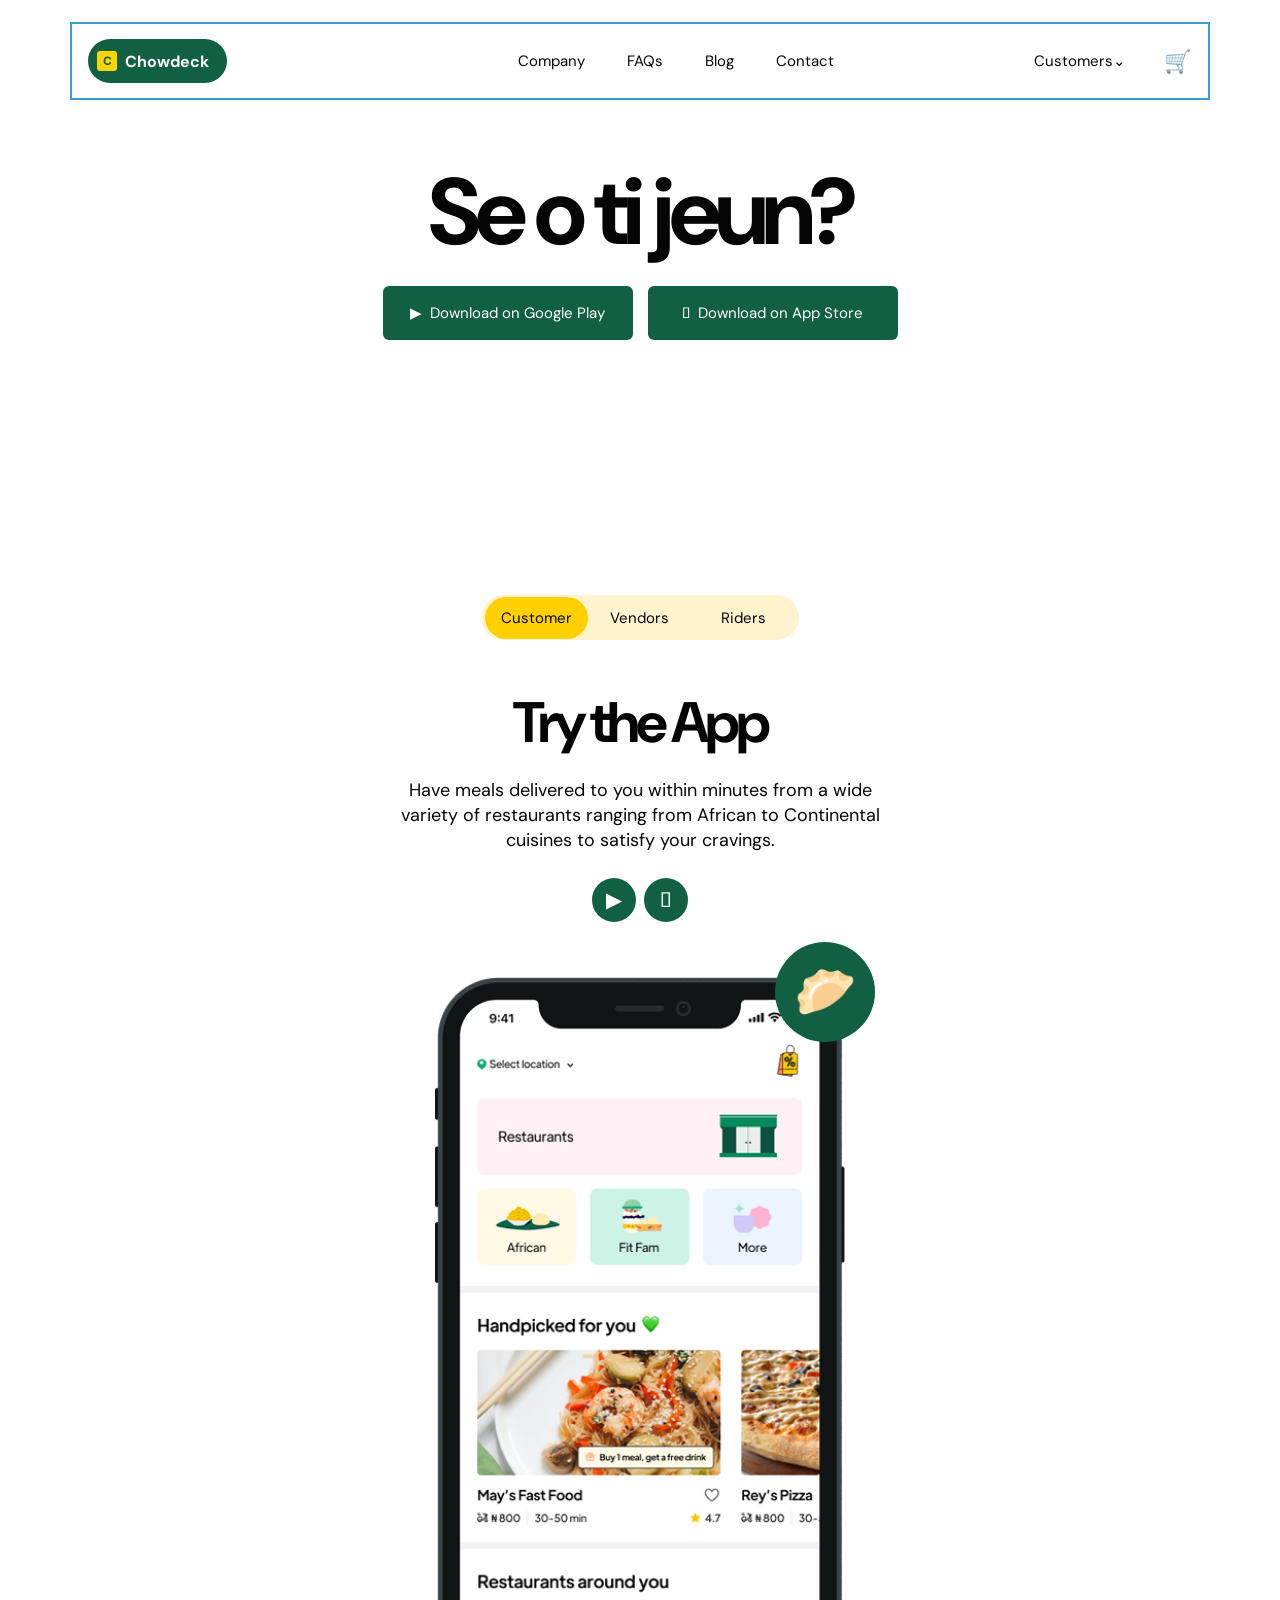
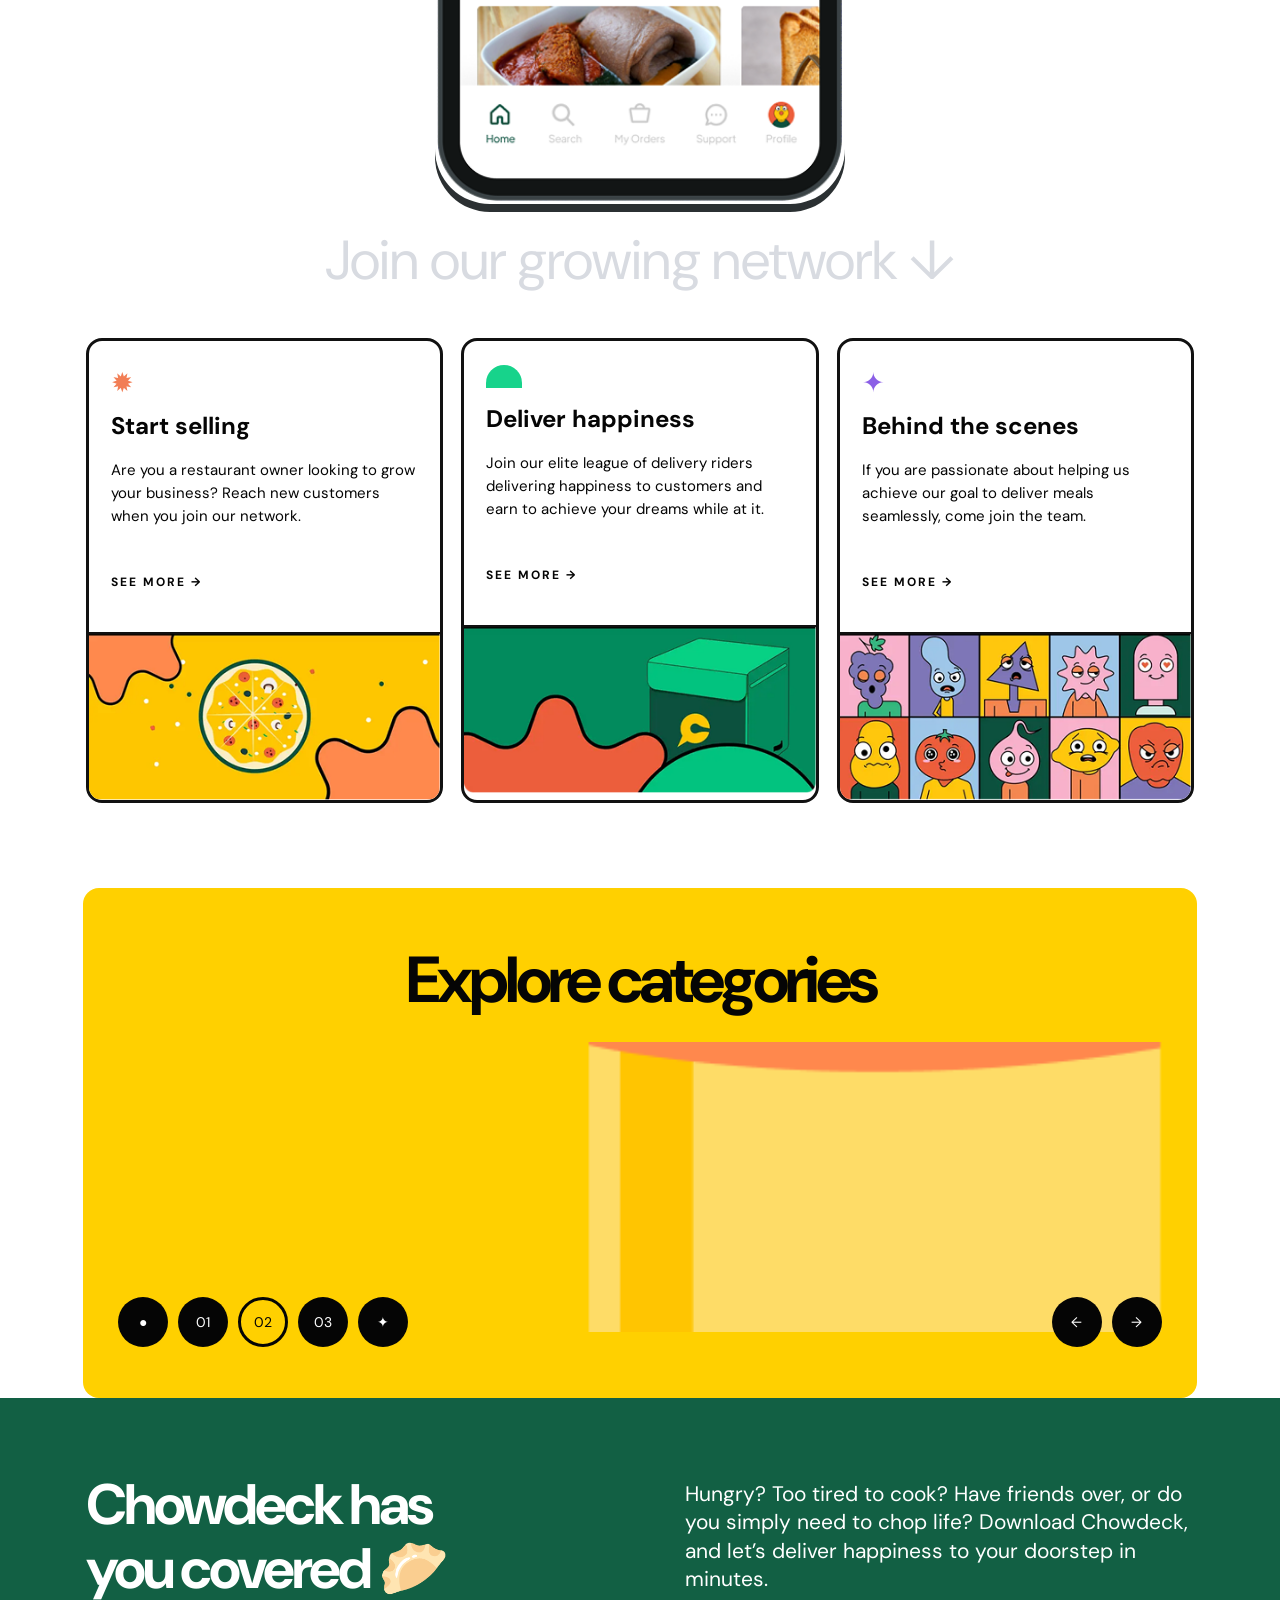
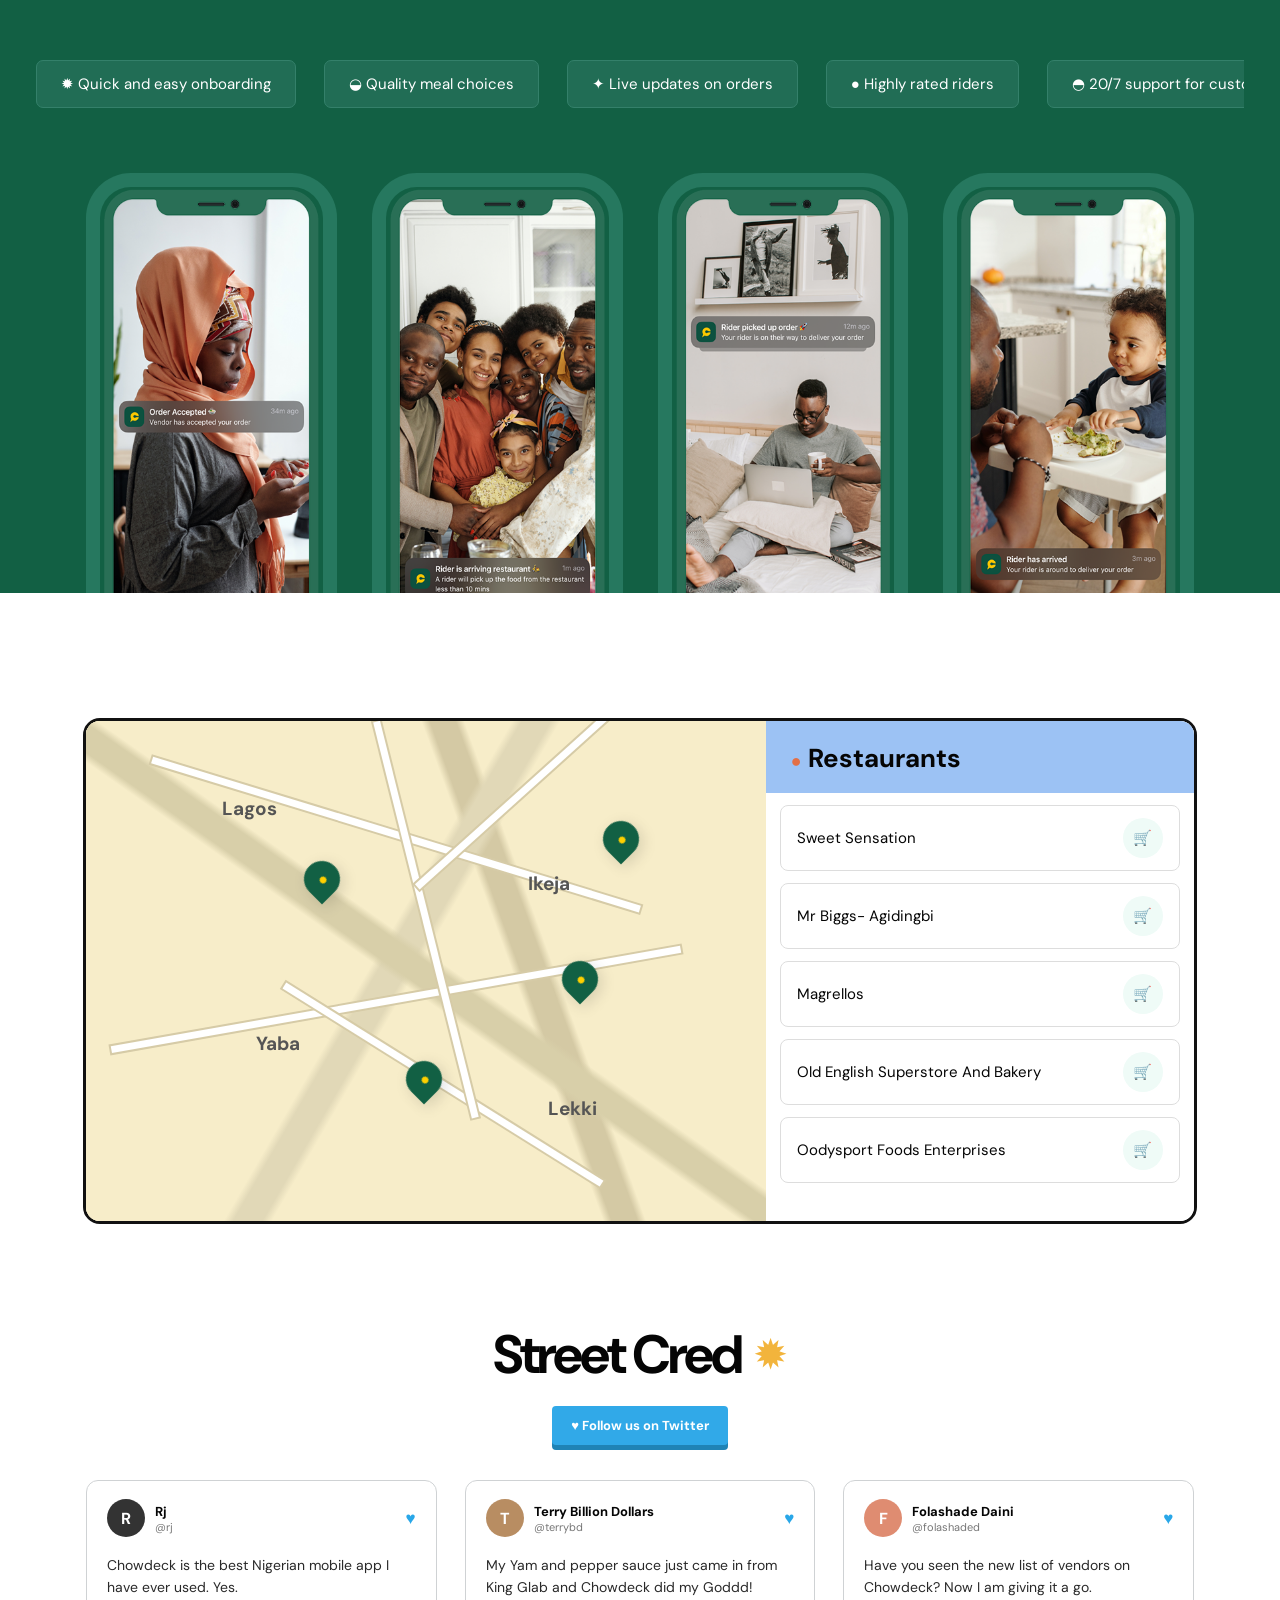
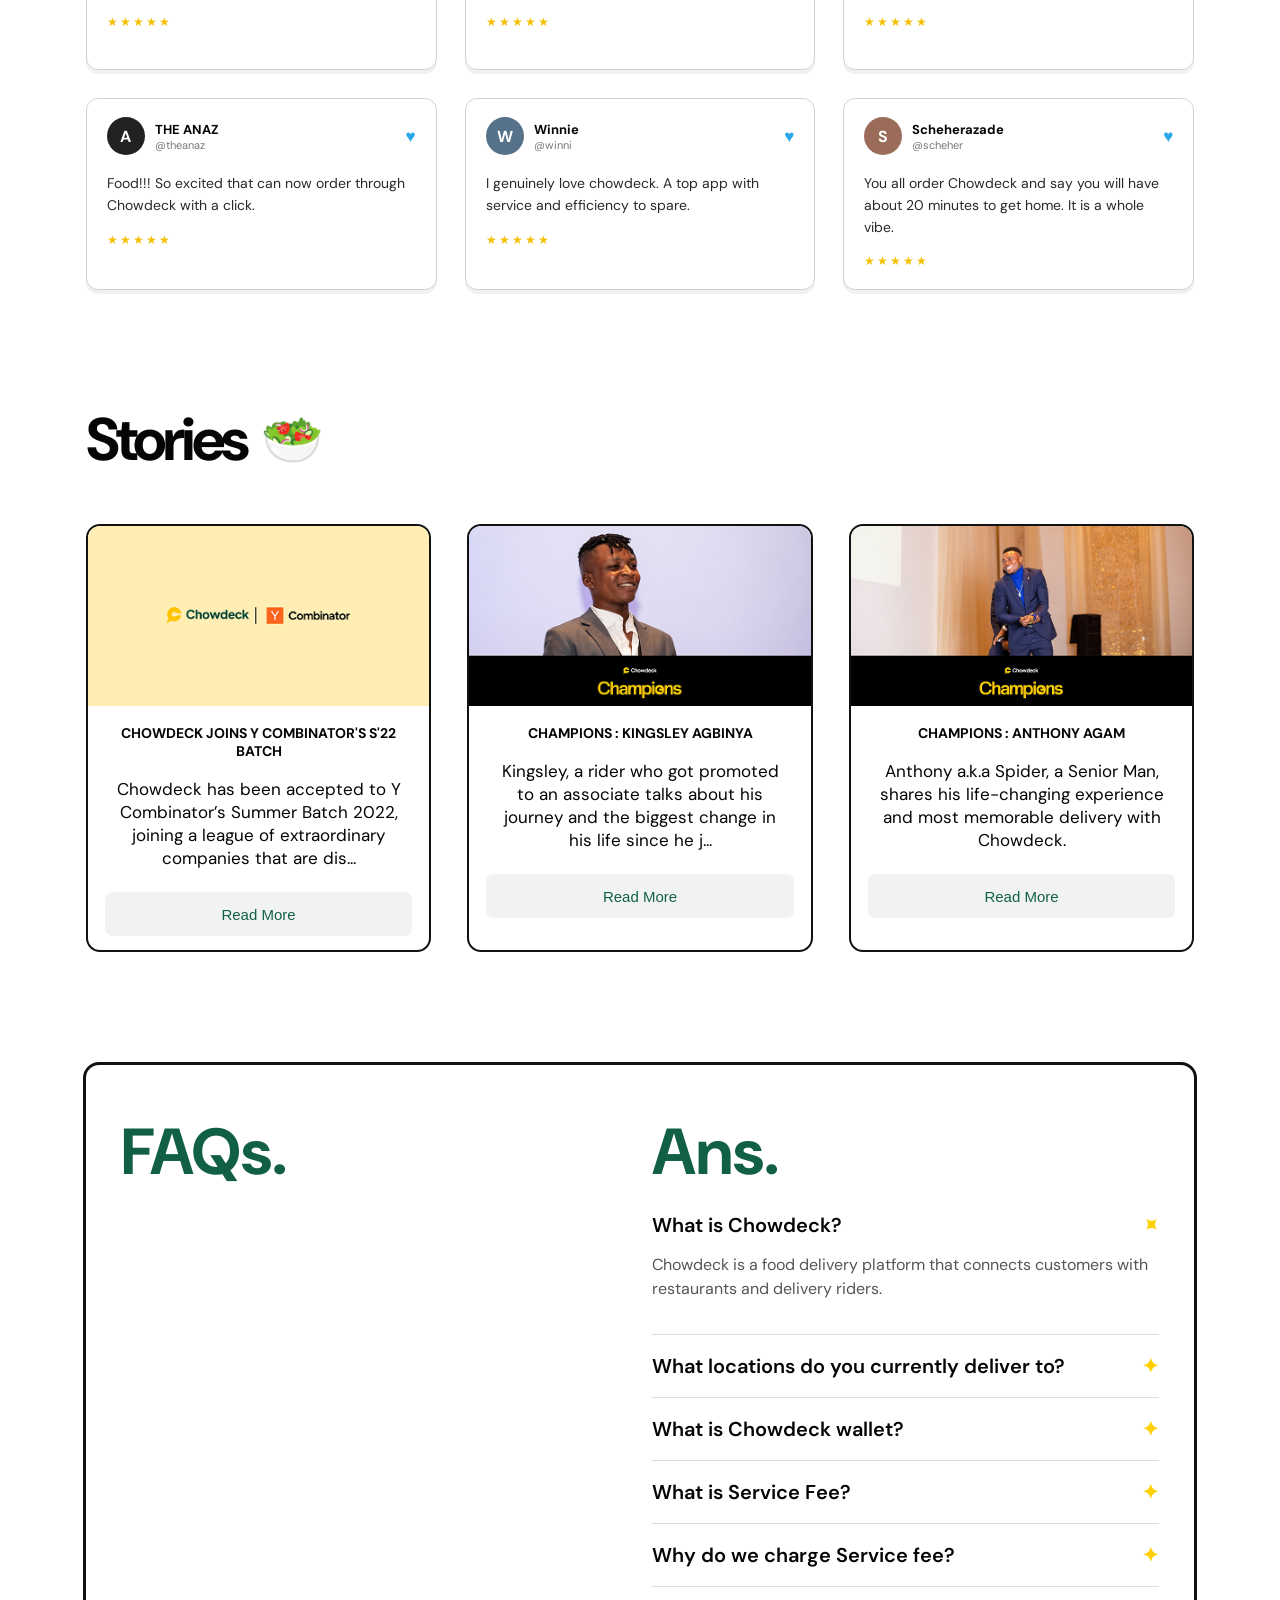
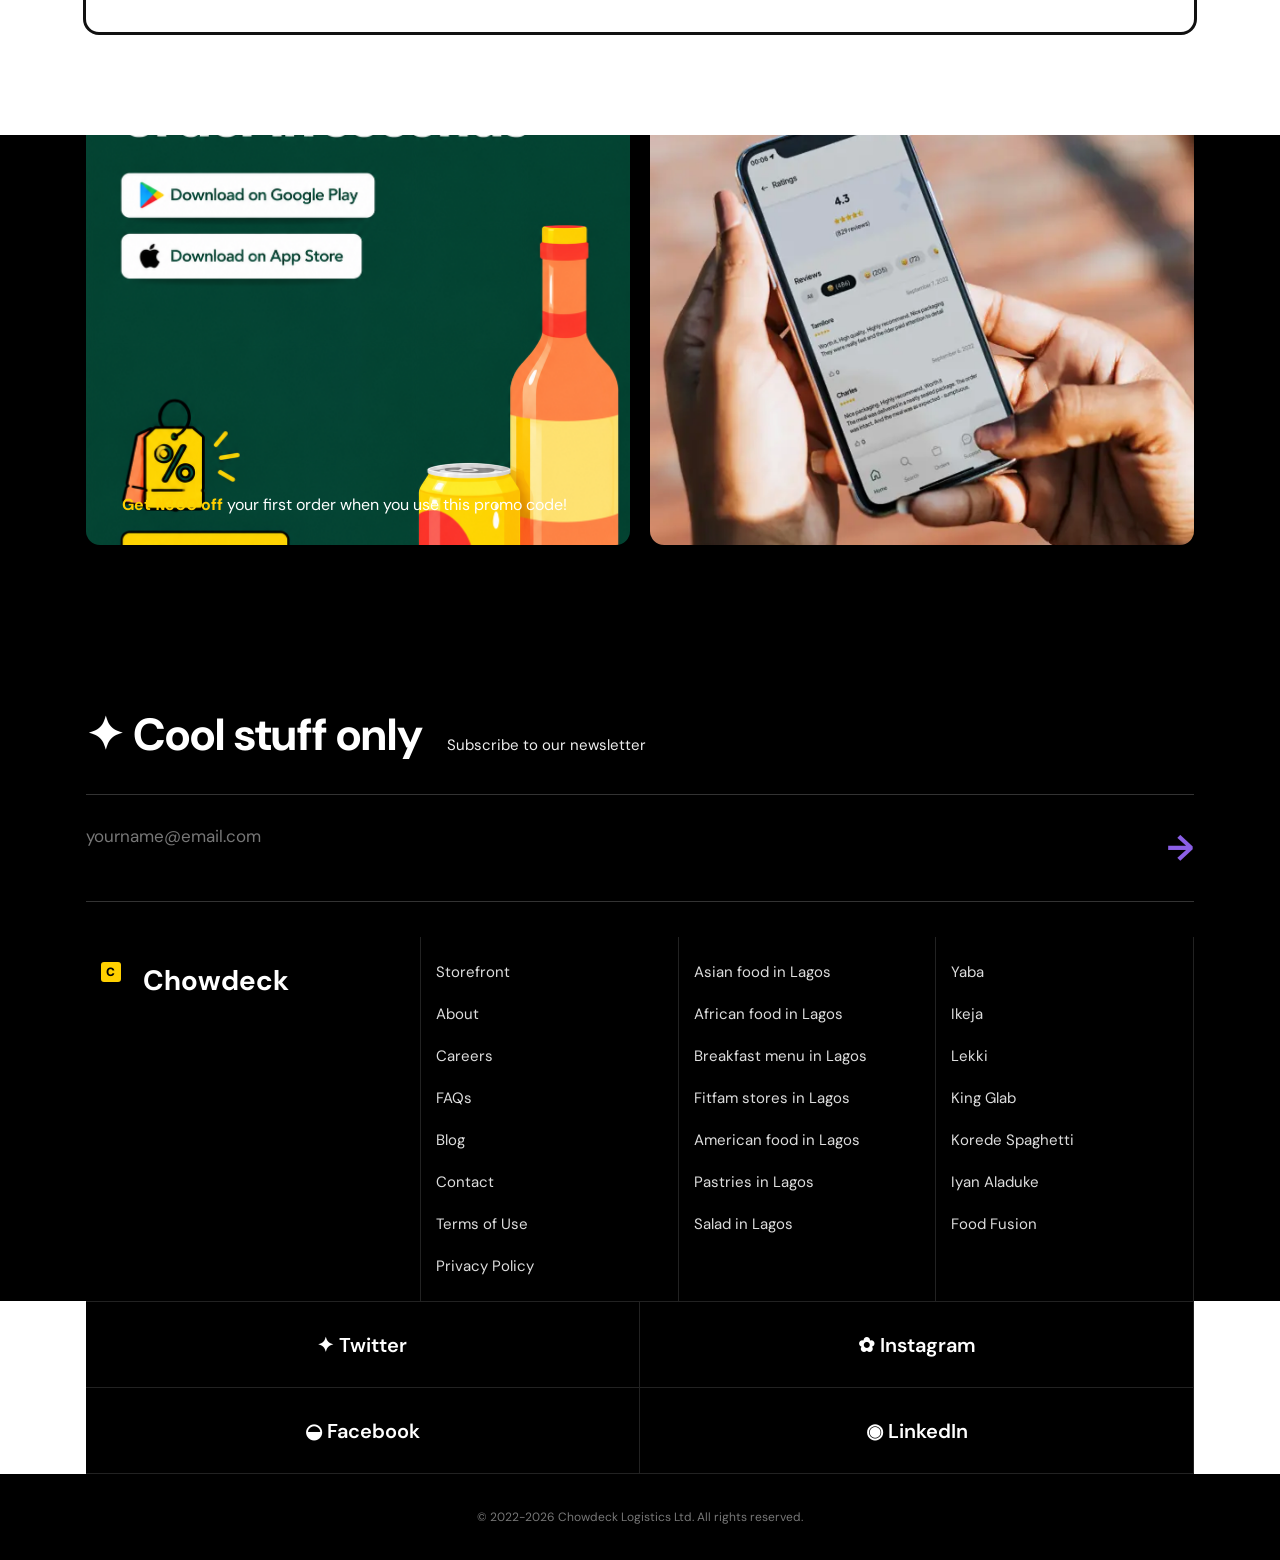
<file: index.html>
<!DOCTYPE html>
<html lang="en">
<head>
    <meta charset="UTF-8">
    <meta name="viewport" content="width=device-width, initial-scale=1.0">
    <title>Chowdeck</title>
    <link rel="stylesheet" href="style.css">
    <link rel="icon" href="title.png">
</head>
<body>

<header class="header">
    <a class="brand" href="#">
        <span class="brand-mark">C</span>
        <span>Chowdeck</span>
    </a>

    <nav class="nav">
        <a href="#company">Company</a>
        <a href="#faq">FAQs</a>
        <a href="#stories">Blog</a>
        <a href="#contact">Contact</a>
    </nav>

    <div class="header-actions">
        <a href="#customers">Customers⌄</a>
        <a href="#download" class="cart">🛒</a>
    </div>

    <input id="menu" type="checkbox">

    <label class="burger" for="menu">
        <i></i>
        <i></i>
        <i></i>
    </label>

    <div class="mobile-menu">
        <a href="#company">Company</a>
        <a href="#faq">FAQs</a>
        <a href="#stories">Blog</a>
        <a href="#contact">Contact</a>
        <a href="#customers">Customers</a>
        <a href="#download">🛒 Cart</a>
    </div>
</header>

<main>

<section class="hero" id="company">
    <h1>Se o ti jeun?</h1>

    <div class="download-row">
        <a href="#download">▶&nbsp; Download on Google Play</a>
        <a href="#download">&nbsp; Download on App Store</a>
    </div>
</section>

<section class="try-app" id="download">

    <div class="audience">
        <span>Customer</span>
        <b>Vendors</b>
        <b>Riders</b>
    </div>

    <h2>Try the App</h2>

    <p>
        Have meals delivered to you within minutes from a wide
        <br class="desktop">
        variety of restaurants ranging from African to Continental
        <br class="desktop">
        cuisines to satisfy your cravings.
    </p>

    <div class="mini-stores">
        <a href="#">▶</a>
        <a href="#"></a>
    </div>

    <div class="phone-wrap">
        <img src="chowdeck-app.png.png" alt="Chowdeck app">
    </div>

</section>

<section class="network-intro" id="customers">

    <h2>Join our growing network ↓</h2>

    <div class="join-grid">

        <article>
            <div class="shape coral">✹</div>
            <h3>Start selling</h3>
            <p>
                Are you a restaurant owner looking to grow your business?
                Reach new customers when you join our network.
            </p>
            <a href="#">SEE MORE →</a>
            <img src="image (23).png" alt="">
        </article>

        <article>
            <div class="shape green"></div>
            <h3>Deliver happiness</h3>
            <p>
                Join our elite league of delivery riders delivering happiness
                to customers and earn to achieve your dreams while at it.
            </p>
            <a href="#">SEE MORE →</a>
            <img src="image (24).png" alt="">
        </article>

        <article>
            <div class="shape purple">✦</div>
            <h3>Behind the scenes</h3>
            <p>
                If you are passionate about helping us achieve our goal to
                deliver meals seamlessly, come join the team.
            </p>
            <a href="#">SEE MORE →</a>
            <img src="image (25).png" alt="">
        </article>

    </div>
</section>

<section class="categories">

    <h2>Explore categories</h2>

    <div class="category-art"></div>

    <div class="category-controls">
        <span>●</span>
        <span>01</span>
        <span>02</span>
        <span>03</span>
        <span>✦</span>
        <div></div>
        <span>←</span>
        <span>→</span>
    </div>

</section>

<section class="covered">

    <div class="covered-head">

        <h2>
            Chowdeck has<br>
            you covered <span>🥟</span>
        </h2>

        <p>
            Hungry? Too tired to cook? Have friends over, or do you simply
            need to chop life? Download Chowdeck, and let’s deliver happiness
            to your doorstep in minutes.
        </p>

    </div>

    <div class="feature-row">
        <span>✹ Quick and easy onboarding</span>
        <span>◒ Quality meal choices</span>
        <span>✦ Live updates on orders</span>
        <span>● Highly rated riders</span>
        <span>◓ 20/7 support for customers</span>
    </div>

    <div class="covered-phones">
        <img src="accept-order.png.png" alt="">
        <img src="pickup.png.png" alt="">
        <img src="order-transit.png.png" alt="">
        <img src="order-arrived.png.png" alt="">
    </div>

</section>

<section class="locations">

    <div class="map">
        <div class="map-background">
            <span class="map-road road-1"></span>
            <span class="map-road road-2"></span>
            <span class="map-road road-3"></span>
            <span class="map-road road-4"></span>
            <span class="map-road road-5"></span>

            <span class="map-place place-1">Lagos</span>
            <span class="map-place place-2">Ikeja</span>
            <span class="map-place place-3">Yaba</span>
            <span class="map-place place-4">Lekki</span>

            <span class="map-pin pin-1">●</span>
            <span class="map-pin pin-2">●</span>
            <span class="map-pin pin-3">●</span>
            <span class="map-pin pin-4">●</span>
        </div>
    </div>

    <div class="restaurant-list">

        <h3>
            <span>●</span>
            Restaurants
        </h3>

        <a href="#">
            Sweet Sensation
            <b>🛒</b>
        </a>

        <a href="#">
            Mr Biggs- Agidingbi
            <b>🛒</b>
        </a>

        <a href="#">
            Magrellos
            <b>🛒</b>
        </a>

        <a href="#">
            Old English Superstore And Bakery
            <b>🛒</b>
        </a>

        <a href="#">
            Oodysport Foods Enterprises
            <b>🛒</b>
        </a>

    </div>

</section>

<section class="street-cred">

    <div class="street-head">

        <div class="street-title">
            <h2>Street Cred</h2>
            <span>✹</span>
        </div>

        <a class="twitter-btn" href="#">
            ♥ Follow us on Twitter
        </a>

    </div>

    <div class="cred-grid">

        <article class="cred-card">
            <div class="cred-user">
                <span class="avatar a1">R</span>

                <div>
                    <b>Rj</b>
                    <small>@rj</small>
                </div>

                <span class="tweet">♥</span>
            </div>

            <p>
                Chowdeck is the best Nigerian mobile app I have ever used. Yes.
            </p>

            <div class="stars">★★★★★</div>
        </article>

        <article class="cred-card">
            <div class="cred-user">
                <span class="avatar a2">T</span>

                <div>
                    <b>Terry Billion Dollars</b>
                    <small>@terrybd</small>
                </div>

                <span class="tweet">♥</span>
            </div>

            <p>
                My Yam and pepper sauce just came in from King Glab and Chowdeck did my Goddd!
            </p>

            <div class="stars">★★★★★</div>
        </article>

        <article class="cred-card">
            <div class="cred-user">
                <span class="avatar a3">F</span>

                <div>
                    <b>Folashade Daini</b>
                    <small>@folashaded</small>
                </div>

                <span class="tweet">♥</span>
            </div>

            <p>
                Have you seen the new list of vendors on Chowdeck? Now I am giving it a go.
            </p>

            <div class="stars">★★★★★</div>
        </article>

        <article class="cred-card">
            <div class="cred-user">
                <span class="avatar a4">A</span>

                <div>
                    <b>THE ANAZ</b>
                    <small>@theanaz</small>
                </div>

                <span class="tweet">♥</span>
            </div>

            <p>
                Food!!! So excited that can now order through Chowdeck with a click.
            </p>

            <div class="stars">★★★★★</div>
        </article>

        <article class="cred-card">
            <div class="cred-user">
                <span class="avatar a5">W</span>

                <div>
                    <b>Winnie</b>
                    <small>@winni</small>
                </div>

                <span class="tweet">♥</span>
            </div>

            <p>
                I genuinely love chowdeck. A top app with service and efficiency to spare.
            </p>

            <div class="stars">★★★★★</div>
        </article>

        <article class="cred-card">
            <div class="cred-user">
                <span class="avatar a6">S</span>

                <div>
                    <b>Scheherazade</b>
                    <small>@scheher</small>
                </div>

                <span class="tweet">♥</span>
            </div>

            <p>
                You all order Chowdeck and say you will have about 20 minutes to get home. It is a whole vibe.
            </p>

            <div class="stars">★★★★★</div>
        </article>

    </div>

</section>

<section class="stories" id="stories">

    <div class="stories-title">
        <h2>Stories</h2>
        <span>🥗</span>
    </div>

    <div class="stories-grid">

        <article>
            <img src="yc_blog_thimbnail_f821b729f1.png.png" alt="">
            <h4>CHOWDECK JOINS Y COMBINATOR'S S'22 BATCH</h4>
            <p>
                Chowdeck has been accepted to Y Combinator’s Summer Batch 2022,
                joining a league of extraordinary companies that are dis...
            </p>
            <button>Read More</button>
        </article>

        <article>
            <img src="Web_Kingsley_6701e45a41.png.png" alt="">
            <h4>CHAMPIONS : KINGSLEY AGBINYA</h4>
            <p>
                Kingsley, a rider who got promoted to an associate talks about
                his journey and the biggest change in his life since he j...
            </p>
            <button>Read More</button>
        </article>

        <article>
            <img src="Web_Agam_7215075ed3.png.png" alt="">
            <h4>CHAMPIONS : ANTHONY AGAM</h4>
            <p>
                Anthony a.k.a Spider, a Senior Man, shares his life-changing
                experience and most memorable delivery with Chowdeck.
            </p>
            <button>Read More</button>
        </article>

    </div>

</section>

<section class="faq" id="faq">

    <div class="faq-left">
        <h2>FAQs.</h2>
    </div>

    <div class="faq-right">

        <h2>Ans.</h2>

        <details open>
            <summary>What is Chowdeck?</summary>
            <p>
                Chowdeck is a food delivery platform that connects customers
                with restaurants and delivery riders.
            </p>
        </details>

        <details>
            <summary>What locations do you currently deliver to?</summary>
            <p>
                Delivery availability depends on the active Chowdeck service areas.
            </p>
        </details>

        <details>
            <summary>What is Chowdeck wallet?</summary>
            <p>
                The wallet makes checkout faster and easier inside the app.
            </p>
        </details>

        <details>
            <summary>What is Service Fee?</summary>
            <p>
                Service fees help support the platform and delivery experience.
            </p>
        </details>

        <details>
            <summary>Why do we charge Service fee?</summary>
            <p>
                The fee contributes to the smooth running of the service.
            </p>
        </details>

    </div>

</section>

<section class="promo">

    <div class="promo-card">
        <img src="ChatGPT Image Sep 8, 2026, 02_46_53 PM.png" alt="">

        <div>
            <b>Get ₦300 off</b>
            your first order when you use this promo code!
        </div>
    </div>

    <img class="rating-img" src="image (26).png" alt="">

</section>

</main>

<footer id="contact">

    <div class="newsletter">

        <h2>✦ Cool stuff only</h2>

        <span>Subscribe to our newsletter</span>

        <div class="email">
            <span>yourname@email.com</span>
            <b>→</b>
        </div>

    </div>

    <div class="footer-grid">

        <div class="footer-brand">
            <span class="brand-mark">C</span>
            Chowdeck
        </div>

        <div>
            <a href="#">Storefront</a>
            <a href="#">About</a>
            <a href="#">Careers</a>
            <a href="#">FAQs</a>
            <a href="#">Blog</a>
            <a href="#">Contact</a>
            <a href="#">Terms of Use</a>
            <a href="#">Privacy Policy</a>
        </div>

        <div>
            <a href="#">Asian food in Lagos</a>
            <a href="#">African food in Lagos</a>
            <a href="#">Breakfast menu in Lagos</a>
            <a href="#">Fitfam stores in Lagos</a>
            <a href="#">American food in Lagos</a>
            <a href="#">Pastries in Lagos</a>
            <a href="#">Salad in Lagos</a>
        </div>

        <div>
            <a href="#">Yaba</a>
            <a href="#">Ikeja</a>
            <a href="#">Lekki</a>
            <a href="#">King Glab</a>
            <a href="#">Korede Spaghetti</a>
            <a href="#">Iyan Aladuke</a>
            <a href="#">Food Fusion</a>
        </div>

    </div>

    <div class="socials">
        <a href="#">✦ Twitter</a>
        <a href="#">✿ Instagram</a>
        <a href="#">◒ Facebook</a>
        <a href="#">◉ LinkedIn</a>
    </div>

    <div class="copyright">
        © 2022-2026 Chowdeck Logistics Ltd. All rights reserved.
    </div>

</footer>

</body>
</html>
</file>
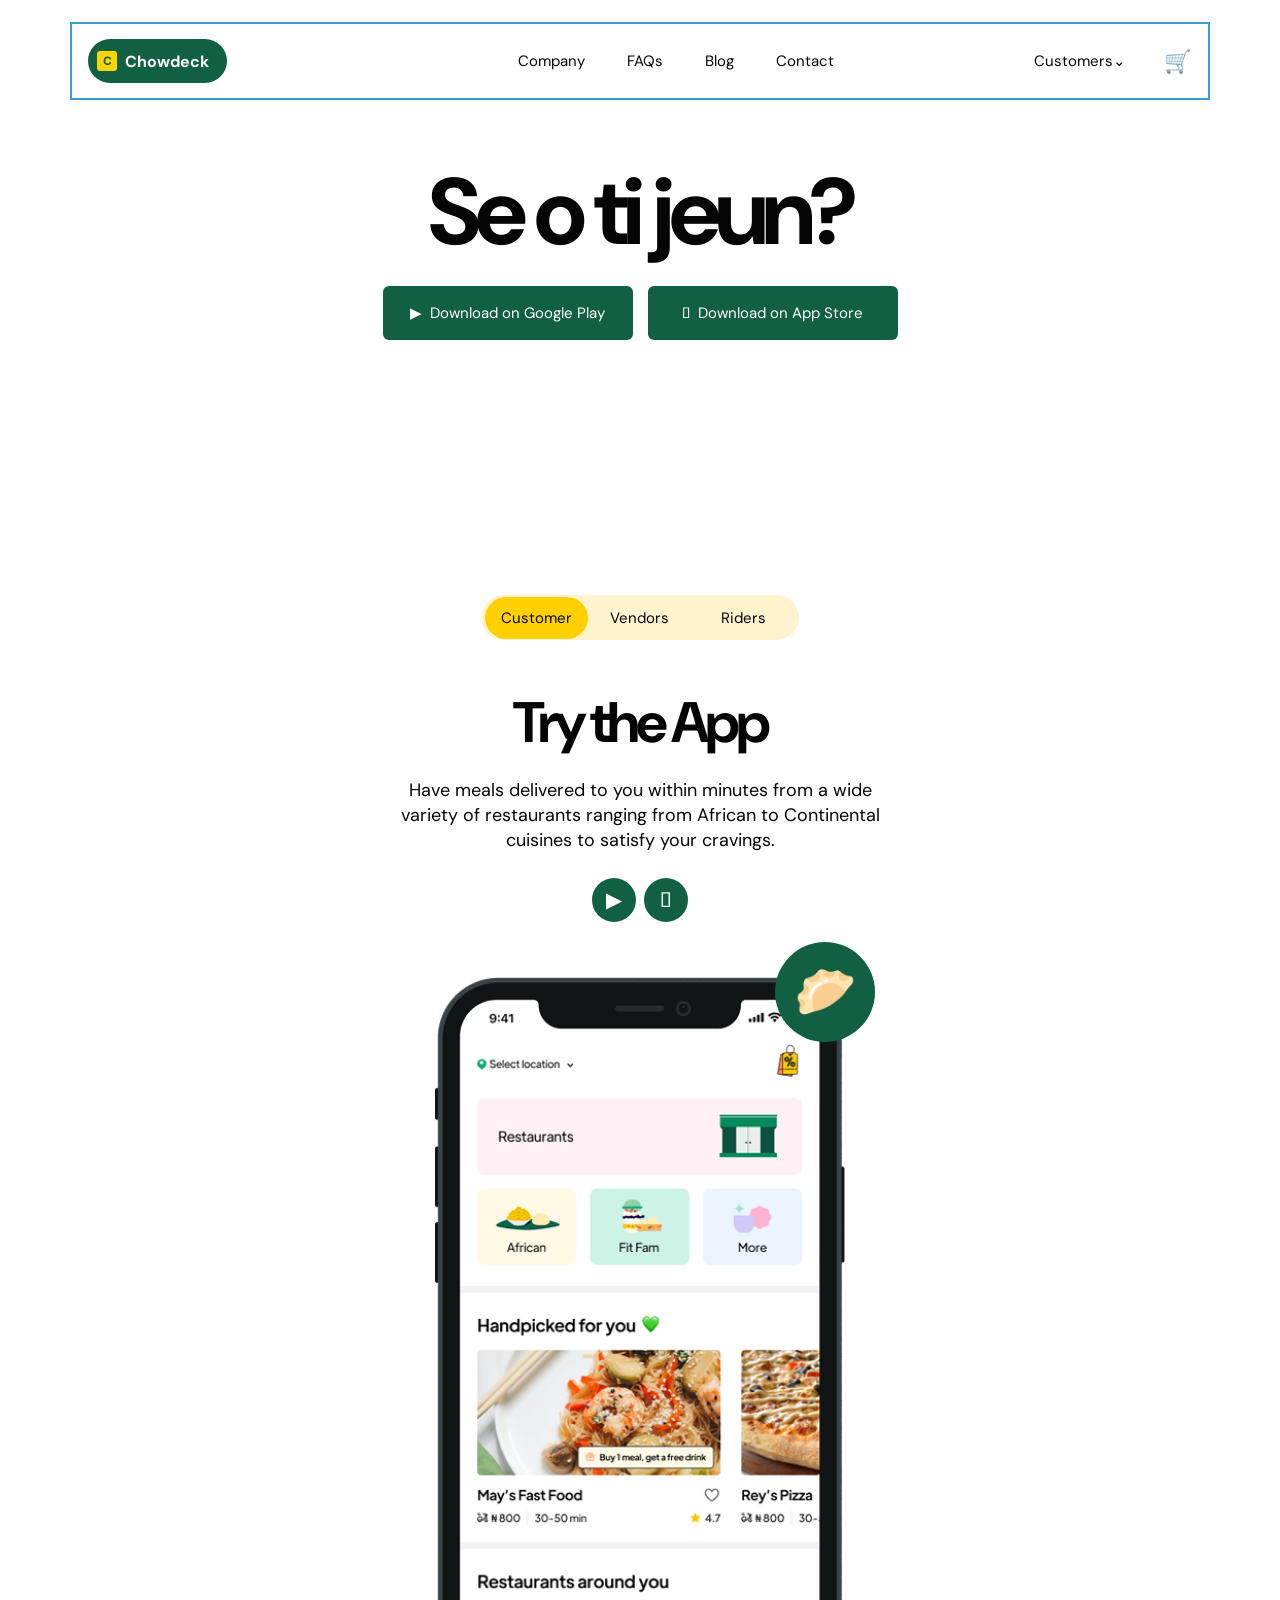
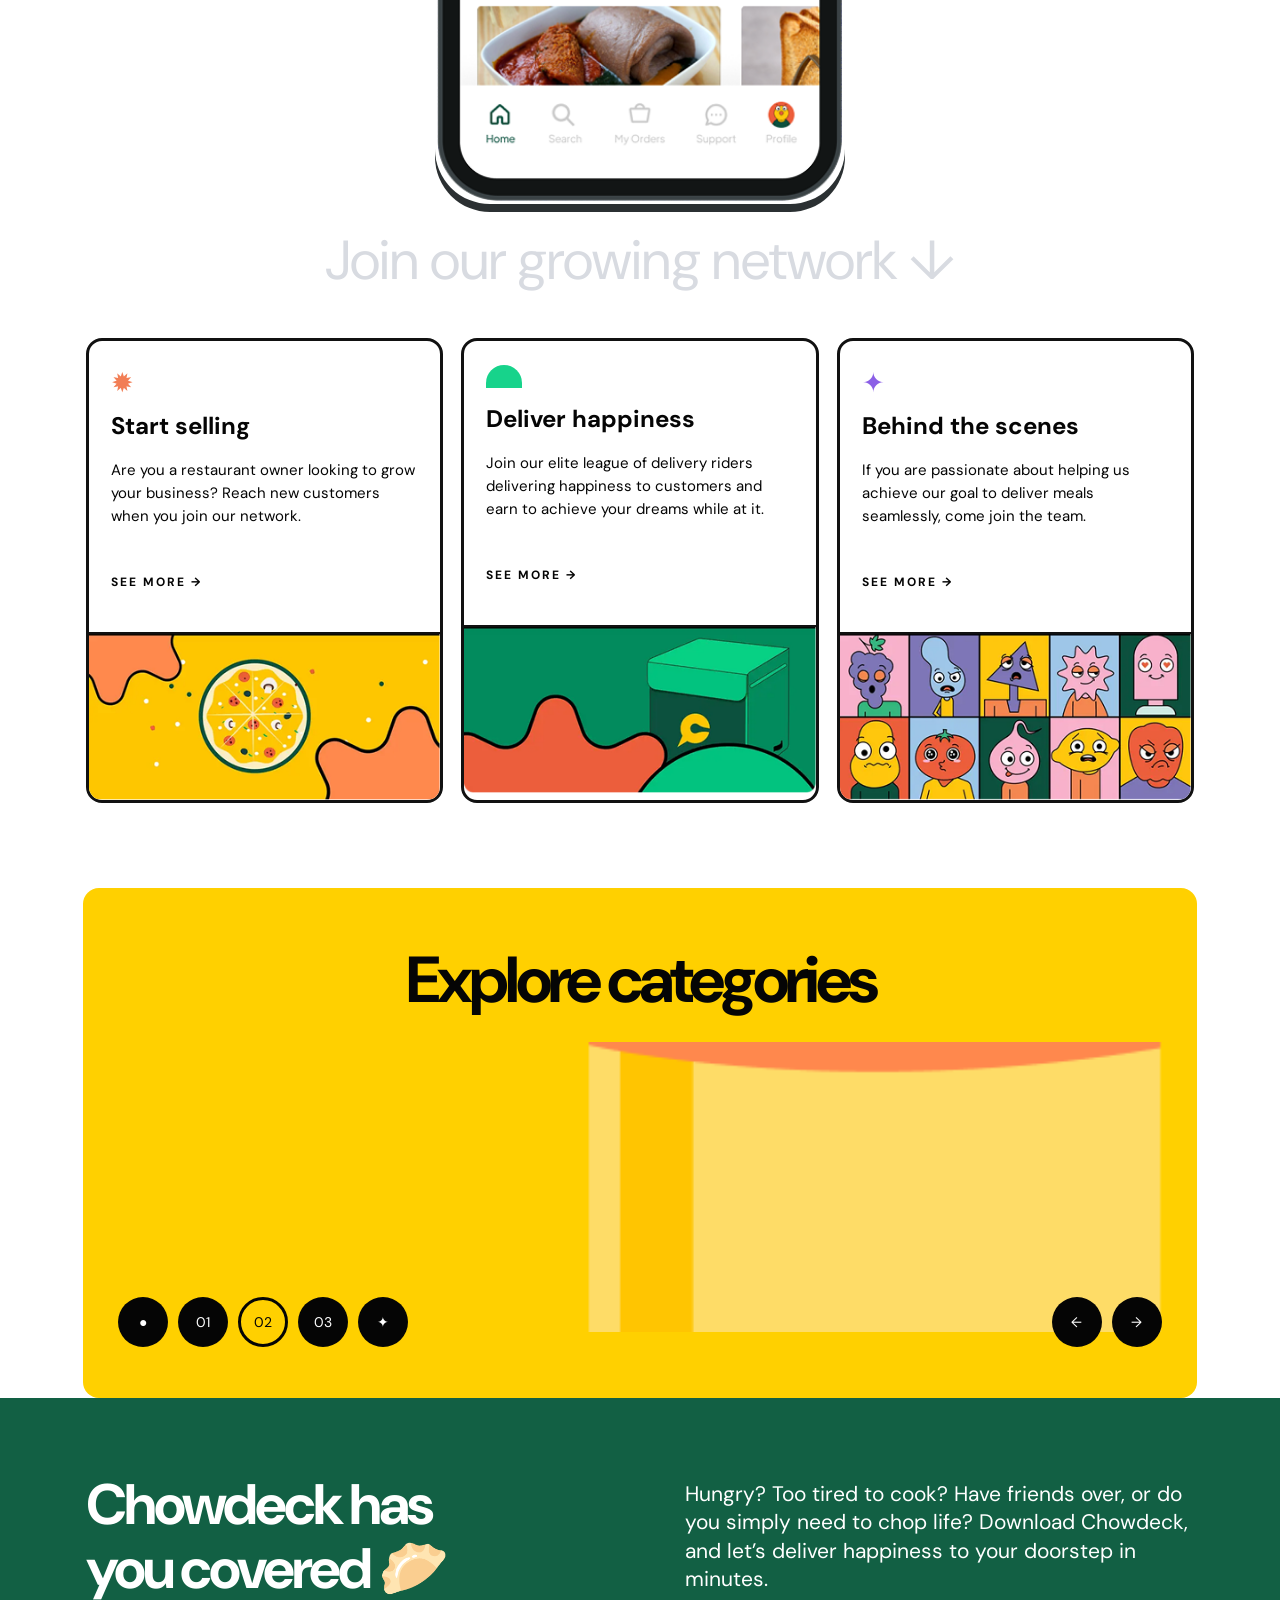
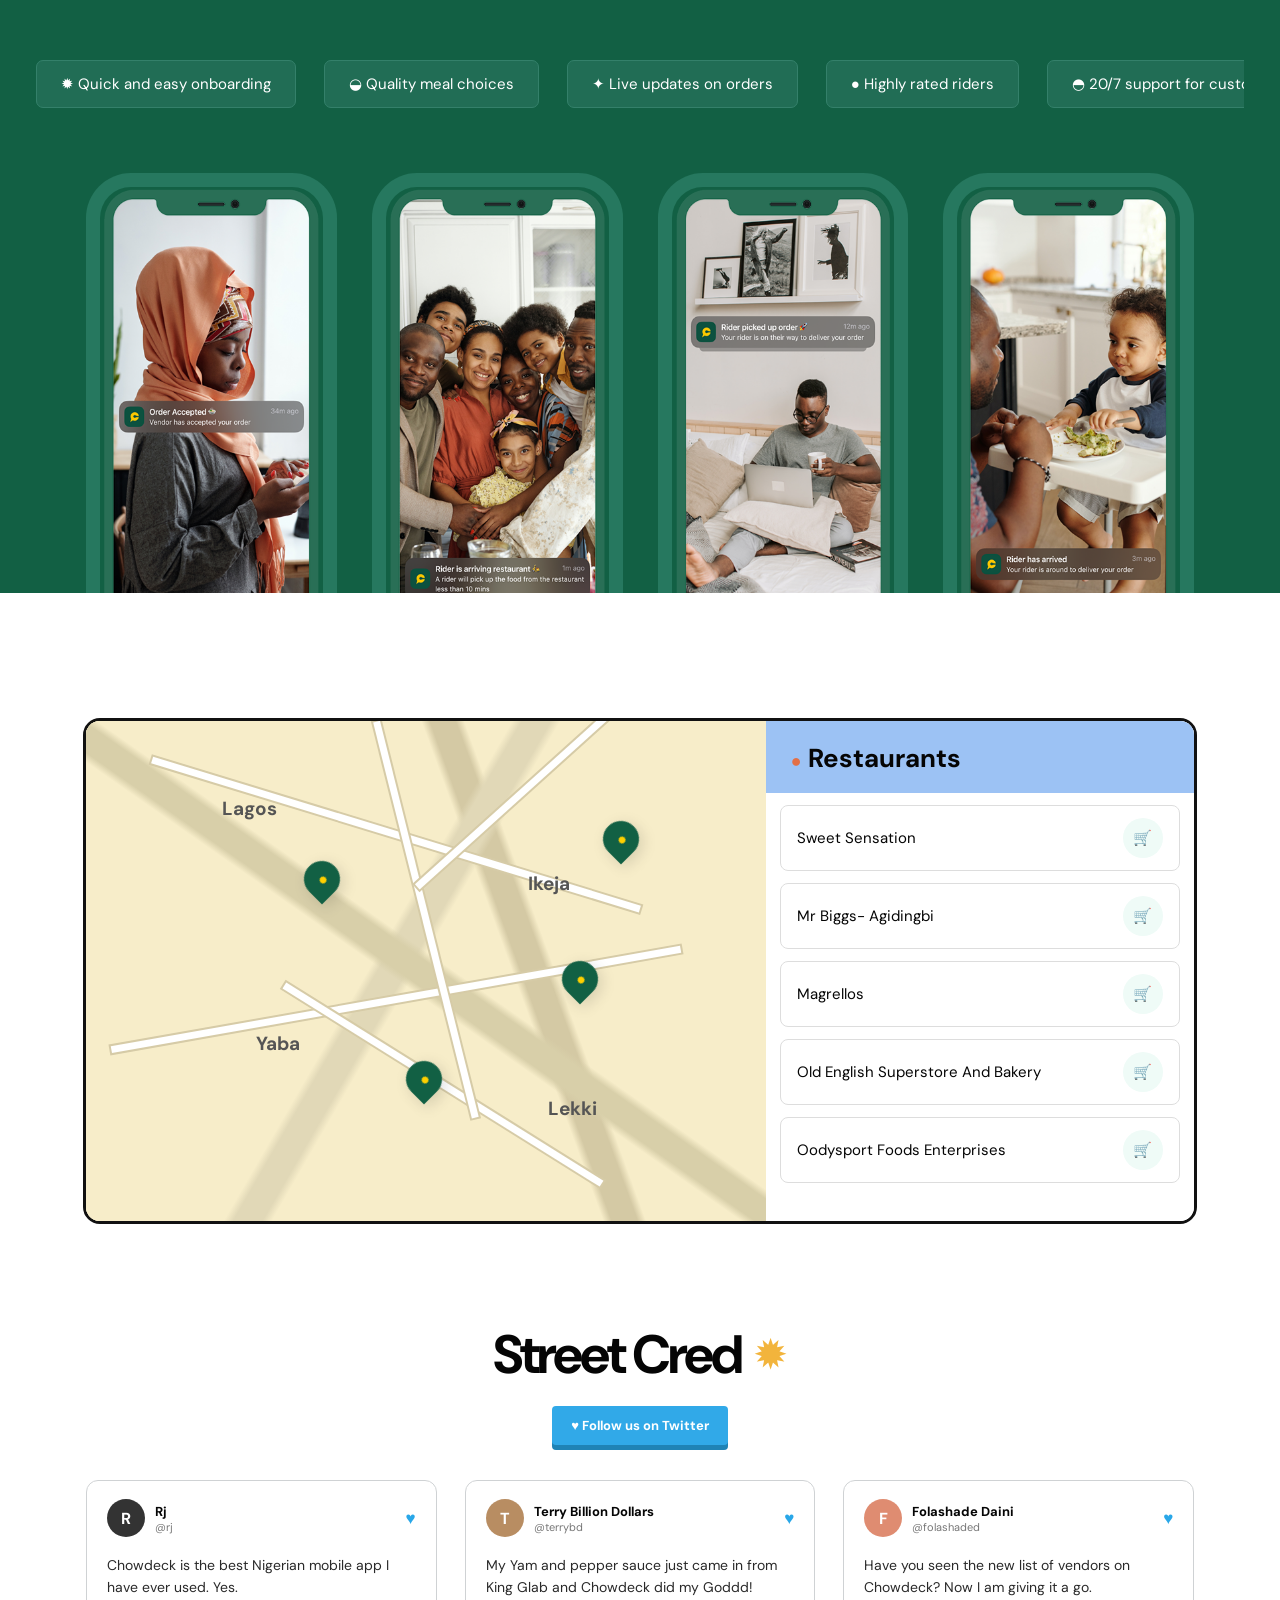
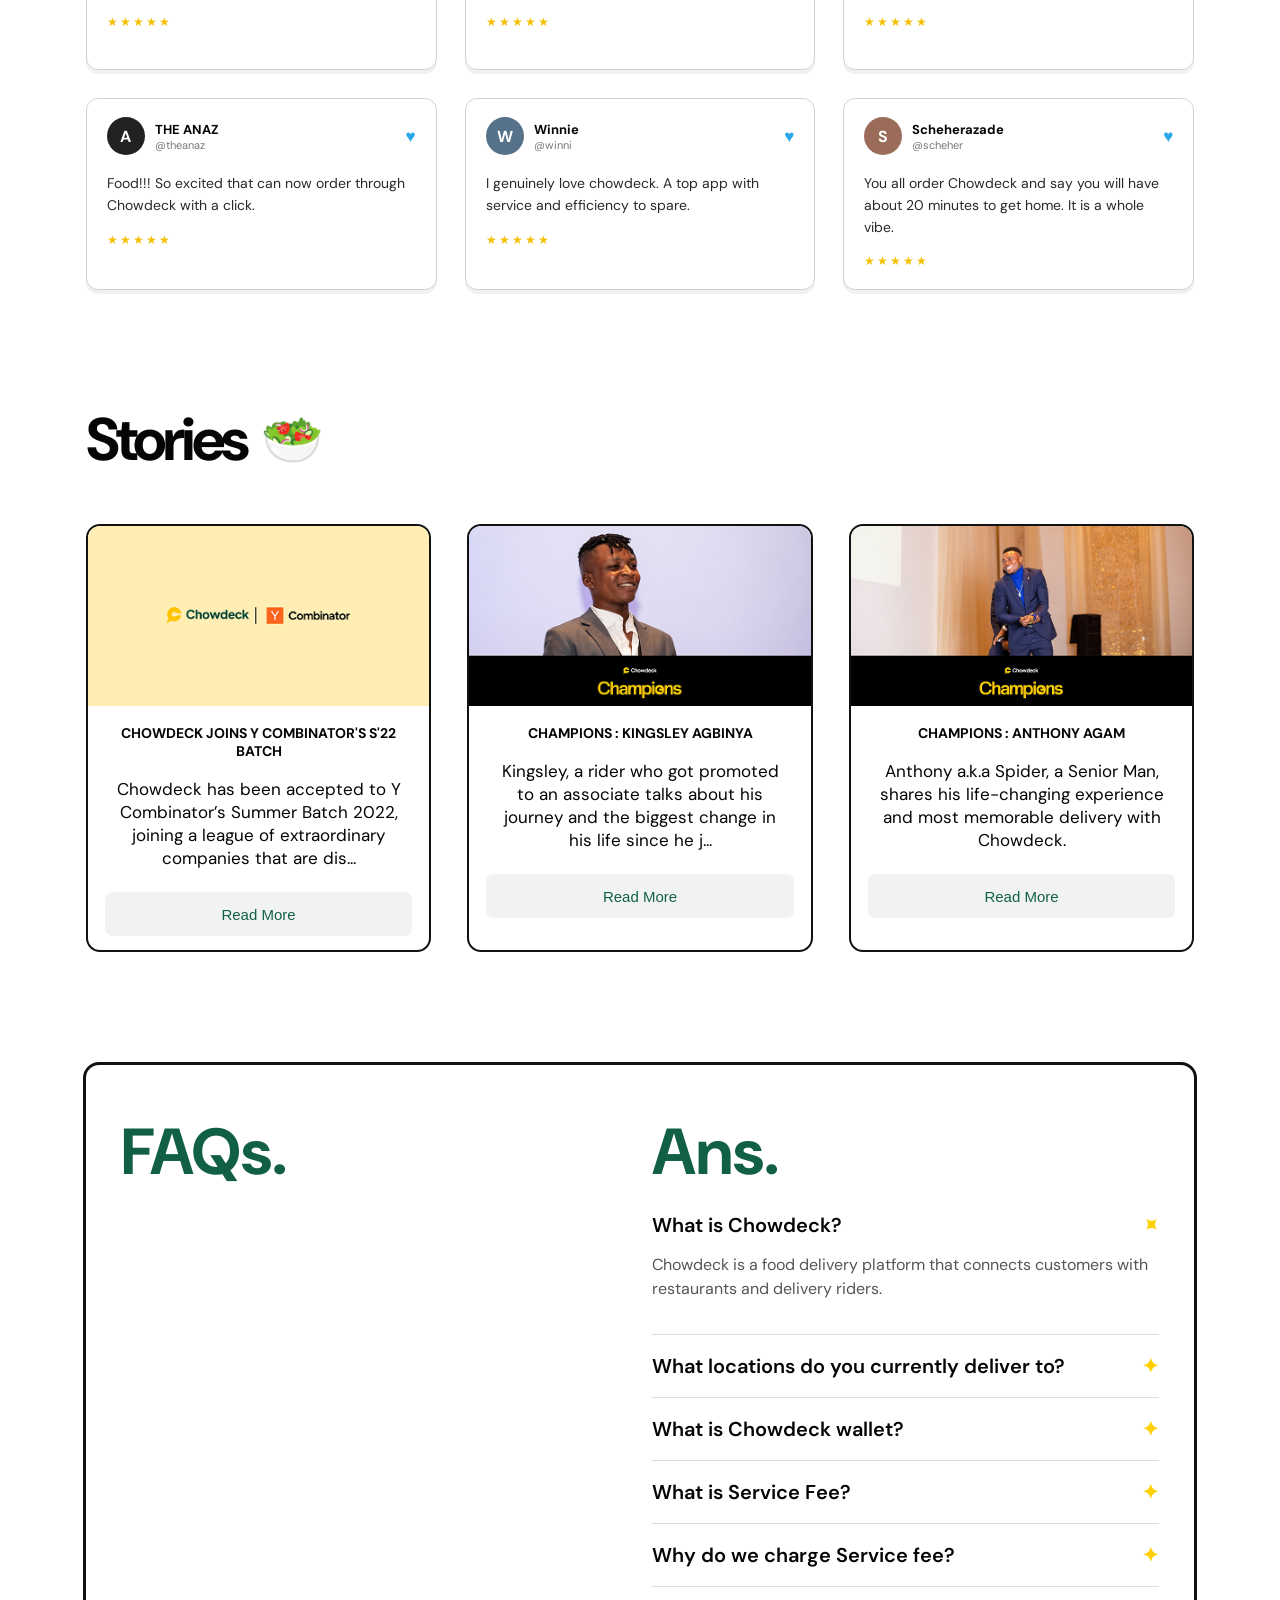
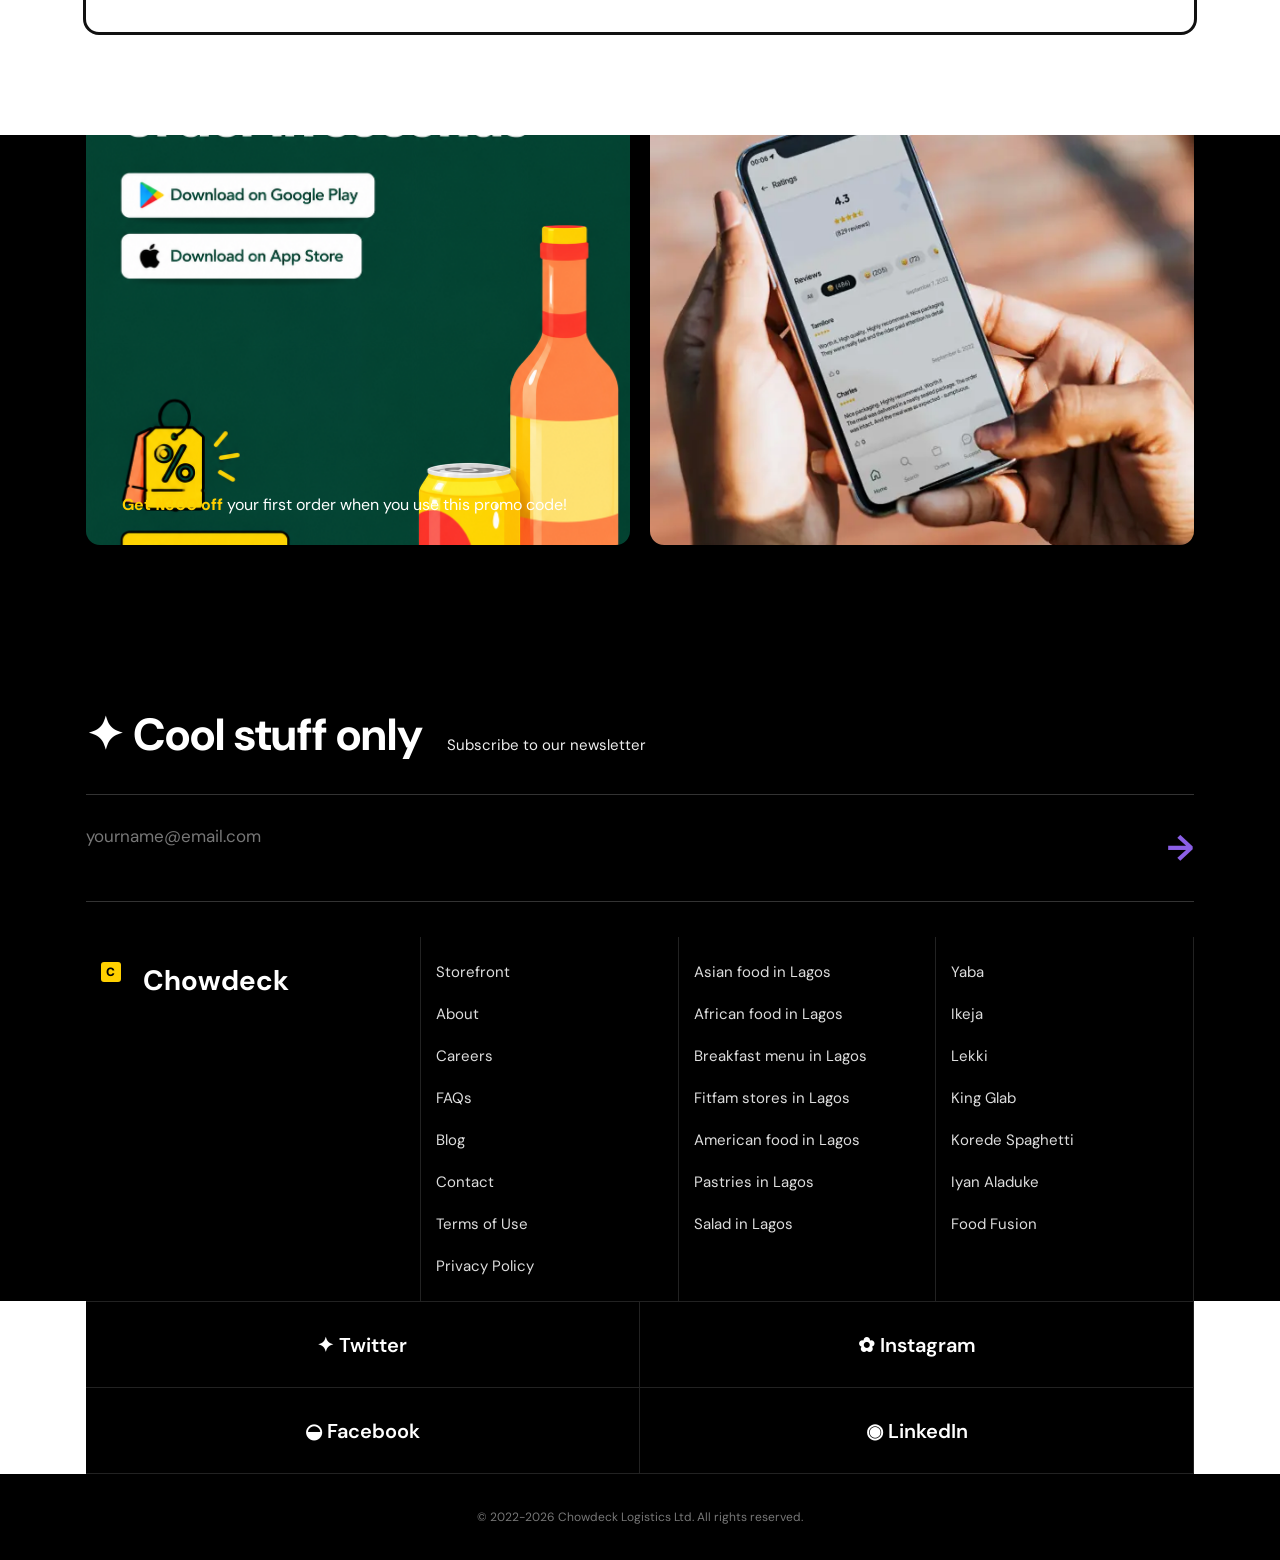
<file: home-wwork/index.html>
<!DOCTYPE html>
<html lang="en">
<head>
    <meta charset="UTF-8">
    <meta name="viewport" content="width=device-width, initial-scale=1.0">
    <title>Chowdeck</title>
    <link rel="stylesheet" href="style.css">
    <link rel="icon" href="title.png">
</head>
<body>

<header class="header">
    <a class="brand" href="#">
        <span class="brand-mark">C</span>
        <span>Chowdeck</span>
    </a>

    <nav class="nav">
        <a href="#company">Company</a>
        <a href="#faq">FAQs</a>
        <a href="#stories">Blog</a>
        <a href="#contact">Contact</a>
    </nav>

    <div class="header-actions">
        <a href="#customers">Customers⌄</a>
        <a href="#download" class="cart">🛒</a>
    </div>

    <input id="menu" type="checkbox">

    <label class="burger" for="menu">
        <i></i>
        <i></i>
        <i></i>
    </label>

    <div class="mobile-menu">
        <a href="#company">Company</a>
        <a href="#faq">FAQs</a>
        <a href="#stories">Blog</a>
        <a href="#contact">Contact</a>
        <a href="#customers">Customers</a>
        <a href="#download">🛒 Cart</a>
    </div>
</header>

<main>

<section class="hero" id="company">
    <h1>Se o ti jeun?</h1>

    <div class="download-row">
        <a href="#download">▶&nbsp; Download on Google Play</a>
        <a href="#download">&nbsp; Download on App Store</a>
    </div>
</section>

<section class="try-app" id="download">

    <div class="audience">
        <span>Customer</span>
        <b>Vendors</b>
        <b>Riders</b>
    </div>

    <h2>Try the App</h2>

    <p>
        Have meals delivered to you within minutes from a wide
        <br class="desktop">
        variety of restaurants ranging from African to Continental
        <br class="desktop">
        cuisines to satisfy your cravings.
    </p>

    <div class="mini-stores">
        <a href="#">▶</a>
        <a href="#"></a>
    </div>

    <div class="phone-wrap">
        <img src="chowdeck-app.png.png" alt="Chowdeck app">
    </div>

</section>

<section class="network-intro" id="customers">

    <h2>Join our growing network ↓</h2>

    <div class="join-grid">

        <article>
            <div class="shape coral">✹</div>
            <h3>Start selling</h3>
            <p>
                Are you a restaurant owner looking to grow your business?
                Reach new customers when you join our network.
            </p>
            <a href="#">SEE MORE →</a>
            <img src="image (23).png" alt="">
        </article>

        <article>
            <div class="shape green"></div>
            <h3>Deliver happiness</h3>
            <p>
                Join our elite league of delivery riders delivering happiness
                to customers and earn to achieve your dreams while at it.
            </p>
            <a href="#">SEE MORE →</a>
            <img src="image (24).png" alt="">
        </article>

        <article>
            <div class="shape purple">✦</div>
            <h3>Behind the scenes</h3>
            <p>
                If you are passionate about helping us achieve our goal to
                deliver meals seamlessly, come join the team.
            </p>
            <a href="#">SEE MORE →</a>
            <img src="image (25).png" alt="">
        </article>

    </div>
</section>

<section class="categories">

    <h2>Explore categories</h2>

    <div class="category-art"></div>

    <div class="category-controls">
        <span>●</span>
        <span>01</span>
        <span>02</span>
        <span>03</span>
        <span>✦</span>
        <div></div>
        <span>←</span>
        <span>→</span>
    </div>

</section>

<section class="covered">

    <div class="covered-head">

        <h2>
            Chowdeck has<br>
            you covered <span>🥟</span>
        </h2>

        <p>
            Hungry? Too tired to cook? Have friends over, or do you simply
            need to chop life? Download Chowdeck, and let’s deliver happiness
            to your doorstep in minutes.
        </p>

    </div>

    <div class="feature-row">
        <span>✹ Quick and easy onboarding</span>
        <span>◒ Quality meal choices</span>
        <span>✦ Live updates on orders</span>
        <span>● Highly rated riders</span>
        <span>◓ 20/7 support for customers</span>
    </div>

    <div class="covered-phones">
        <img src="accept-order.png.png" alt="">
        <img src="pickup.png.png" alt="">
        <img src="order-transit.png.png" alt="">
        <img src="order-arrived.png.png" alt="">
    </div>

</section>

<section class="locations">

    <div class="map">
        <div class="map-background">
            <span class="map-road road-1"></span>
            <span class="map-road road-2"></span>
            <span class="map-road road-3"></span>
            <span class="map-road road-4"></span>
            <span class="map-road road-5"></span>

            <span class="map-place place-1">Lagos</span>
            <span class="map-place place-2">Ikeja</span>
            <span class="map-place place-3">Yaba</span>
            <span class="map-place place-4">Lekki</span>

            <span class="map-pin pin-1">●</span>
            <span class="map-pin pin-2">●</span>
            <span class="map-pin pin-3">●</span>
            <span class="map-pin pin-4">●</span>
        </div>
    </div>

    <div class="restaurant-list">

        <h3>
            <span>●</span>
            Restaurants
        </h3>

        <a href="#">
            Sweet Sensation
            <b>🛒</b>
        </a>

        <a href="#">
            Mr Biggs- Agidingbi
            <b>🛒</b>
        </a>

        <a href="#">
            Magrellos
            <b>🛒</b>
        </a>

        <a href="#">
            Old English Superstore And Bakery
            <b>🛒</b>
        </a>

        <a href="#">
            Oodysport Foods Enterprises
            <b>🛒</b>
        </a>

    </div>

</section>

<section class="street-cred">

    <div class="street-head">

        <div class="street-title">
            <h2>Street Cred</h2>
            <span>✹</span>
        </div>

        <a class="twitter-btn" href="#">
            ♥ Follow us on Twitter
        </a>

    </div>

    <div class="cred-grid">

        <article class="cred-card">
            <div class="cred-user">
                <span class="avatar a1">R</span>

                <div>
                    <b>Rj</b>
                    <small>@rj</small>
                </div>

                <span class="tweet">♥</span>
            </div>

            <p>
                Chowdeck is the best Nigerian mobile app I have ever used. Yes.
            </p>

            <div class="stars">★★★★★</div>
        </article>

        <article class="cred-card">
            <div class="cred-user">
                <span class="avatar a2">T</span>

                <div>
                    <b>Terry Billion Dollars</b>
                    <small>@terrybd</small>
                </div>

                <span class="tweet">♥</span>
            </div>

            <p>
                My Yam and pepper sauce just came in from King Glab and Chowdeck did my Goddd!
            </p>

            <div class="stars">★★★★★</div>
        </article>

        <article class="cred-card">
            <div class="cred-user">
                <span class="avatar a3">F</span>

                <div>
                    <b>Folashade Daini</b>
                    <small>@folashaded</small>
                </div>

                <span class="tweet">♥</span>
            </div>

            <p>
                Have you seen the new list of vendors on Chowdeck? Now I am giving it a go.
            </p>

            <div class="stars">★★★★★</div>
        </article>

        <article class="cred-card">
            <div class="cred-user">
                <span class="avatar a4">A</span>

                <div>
                    <b>THE ANAZ</b>
                    <small>@theanaz</small>
                </div>

                <span class="tweet">♥</span>
            </div>

            <p>
                Food!!! So excited that can now order through Chowdeck with a click.
            </p>

            <div class="stars">★★★★★</div>
        </article>

        <article class="cred-card">
            <div class="cred-user">
                <span class="avatar a5">W</span>

                <div>
                    <b>Winnie</b>
                    <small>@winni</small>
                </div>

                <span class="tweet">♥</span>
            </div>

            <p>
                I genuinely love chowdeck. A top app with service and efficiency to spare.
            </p>

            <div class="stars">★★★★★</div>
        </article>

        <article class="cred-card">
            <div class="cred-user">
                <span class="avatar a6">S</span>

                <div>
                    <b>Scheherazade</b>
                    <small>@scheher</small>
                </div>

                <span class="tweet">♥</span>
            </div>

            <p>
                You all order Chowdeck and say you will have about 20 minutes to get home. It is a whole vibe.
            </p>

            <div class="stars">★★★★★</div>
        </article>

    </div>

</section>

<section class="stories" id="stories">

    <div class="stories-title">
        <h2>Stories</h2>
        <span>🥗</span>
    </div>

    <div class="stories-grid">

        <article>
            <img src="yc_blog_thimbnail_f821b729f1.png.png" alt="">
            <h4>CHOWDECK JOINS Y COMBINATOR'S S'22 BATCH</h4>
            <p>
                Chowdeck has been accepted to Y Combinator’s Summer Batch 2022,
                joining a league of extraordinary companies that are dis...
            </p>
            <button>Read More</button>
        </article>

        <article>
            <img src="Web_Kingsley_6701e45a41.png.png" alt="">
            <h4>CHAMPIONS : KINGSLEY AGBINYA</h4>
            <p>
                Kingsley, a rider who got promoted to an associate talks about
                his journey and the biggest change in his life since he j...
            </p>
            <button>Read More</button>
        </article>

        <article>
            <img src="Web_Agam_7215075ed3.png.png" alt="">
            <h4>CHAMPIONS : ANTHONY AGAM</h4>
            <p>
                Anthony a.k.a Spider, a Senior Man, shares his life-changing
                experience and most memorable delivery with Chowdeck.
            </p>
            <button>Read More</button>
        </article>

    </div>

</section>

<section class="faq" id="faq">

    <div class="faq-left">
        <h2>FAQs.</h2>
    </div>

    <div class="faq-right">

        <h2>Ans.</h2>

        <details open>
            <summary>What is Chowdeck?</summary>
            <p>
                Chowdeck is a food delivery platform that connects customers
                with restaurants and delivery riders.
            </p>
        </details>

        <details>
            <summary>What locations do you currently deliver to?</summary>
            <p>
                Delivery availability depends on the active Chowdeck service areas.
            </p>
        </details>

        <details>
            <summary>What is Chowdeck wallet?</summary>
            <p>
                The wallet makes checkout faster and easier inside the app.
            </p>
        </details>

        <details>
            <summary>What is Service Fee?</summary>
            <p>
                Service fees help support the platform and delivery experience.
            </p>
        </details>

        <details>
            <summary>Why do we charge Service fee?</summary>
            <p>
                The fee contributes to the smooth running of the service.
            </p>
        </details>

    </div>

</section>

<section class="promo">

    <div class="promo-card">
        <img src="ChatGPT Image Sep 8, 2026, 02_46_53 PM.png" alt="">

        <div>
            <b>Get ₦300 off</b>
            your first order when you use this promo code!
        </div>
    </div>

    <img class="rating-img" src="image (26).png" alt="">

</section>

</main>

<footer id="contact">

    <div class="newsletter">

        <h2>✦ Cool stuff only</h2>

        <span>Subscribe to our newsletter</span>

        <div class="email">
            <span>yourname@email.com</span>
            <b>→</b>
        </div>

    </div>

    <div class="footer-grid">

        <div class="footer-brand">
            <span class="brand-mark">C</span>
            Chowdeck
        </div>

        <div>
            <a href="#">Storefront</a>
            <a href="#">About</a>
            <a href="#">Careers</a>
            <a href="#">FAQs</a>
            <a href="#">Blog</a>
            <a href="#">Contact</a>
            <a href="#">Terms of Use</a>
            <a href="#">Privacy Policy</a>
        </div>

        <div>
            <a href="#">Asian food in Lagos</a>
            <a href="#">African food in Lagos</a>
            <a href="#">Breakfast menu in Lagos</a>
            <a href="#">Fitfam stores in Lagos</a>
            <a href="#">American food in Lagos</a>
            <a href="#">Pastries in Lagos</a>
            <a href="#">Salad in Lagos</a>
        </div>

        <div>
            <a href="#">Yaba</a>
            <a href="#">Ikeja</a>
            <a href="#">Lekki</a>
            <a href="#">King Glab</a>
            <a href="#">Korede Spaghetti</a>
            <a href="#">Iyan Aladuke</a>
            <a href="#">Food Fusion</a>
        </div>

    </div>

    <div class="socials">
        <a href="#">✦ Twitter</a>
        <a href="#">✿ Instagram</a>
        <a href="#">◒ Facebook</a>
        <a href="#">◉ LinkedIn</a>
    </div>

    <div class="copyright">
        © 2022-2026 Chowdeck Logistics Ltd. All rights reserved.
    </div>

</footer>

</body>
</html>
</file>
<file: style.css>
@import url('https://fonts.googleapis.com/css2?family=DM+Sans:wght@400;500;600;700&display=swap');

* {
    box-sizing: border-box;
    margin: 0;
    padding: 0;
}

html {
    scroll-behavior: smooth;
}

body {
    font-family: 'DM Sans', Arial, sans-serif;
    color: #050505;
    background: #fff;
    overflow-x: hidden;
}

a {
    text-decoration: none;
    color: inherit;
    cursor: pointer;
}

img {
    display: block;
    max-width: 100%;
}

.header {
    width: 89%;
    height: 78px;
    margin: 22px auto 0;
    border: 2px solid #3b9ed0;
    display: flex;
    align-items: center;
    justify-content: space-between;
    padding: 0 17px 0 16px;
    position: relative;
    z-index: 50;
    background: #fff;
}

.brand {
    height: 44px;
    padding: 0 18px 0 9px;
    background: #126044;
    color: #fff;
    border-radius: 25px;
    display: flex;
    align-items: center;
    gap: 8px;
    font-weight: 700;
}

.brand-mark {
    display: grid;
    place-items: center;
    width: 20px;
    height: 20px;
    border-radius: 3px;
    background: #ffd400;
    color: #126044;
    font-weight: 900;
    font-size: 12px;
}

.nav {
    display: flex;
    gap: 42px;
    margin-left: 90px;
}

.nav a,
.header-actions a {
    font-size: 15px;
    transition: .25s;
}

.nav a:hover,
.header-actions a:hover {
    color: #16a875;
}

.header-actions {
    display: flex;
    gap: 38px;
    align-items: center;
}

.cart {
    font-size: 22px !important;
    color: #16a875;
}

.header input {
    display: none;
}

.burger {
    display: none;
}

.mobile-menu {
    display: none;
}

.hero {
    min-height: 480px;
    text-align: center;
    padding-top: 65px;
}

.hero h1 {
    font-size: 94px;
    line-height: 1;
    font-weight: 700;
    letter-spacing: -6px;
    animation: heroIn 1s cubic-bezier(.2, .8, .2, 1) both;
}

.download-row {
    display: flex;
    justify-content: center;
    gap: 15px;
    margin-top: 27px;
    animation: fadeUp .9s .2s both;
}

.download-row a {
    background: #126044;
    color: #fff;
    padding: 17px 25px;
    border-radius: 6px;
    font-size: 15px;
    min-width: 250px;
    transition: .3s;
}

.download-row a:hover {
    background: #0d4a35;
    transform: translateY(-4px) scale(1.02);
    box-shadow: 0 12px 25px #12604435;
}

.try-app {
    text-align: center;
    min-height: 850px;
    padding-top: 15px;
    position: relative;
}

.audience {
    margin: auto;
    width: 318px;
    height: 45px;
    background: #fff3cf;
    border-radius: 30px;
    display: flex;
    align-items: center;
    justify-content: space-around;
    padding: 4px;
    animation: floatSoft 4s ease-in-out infinite;
}

.audience > * {
    flex: 1;
    padding: 11px 0;
    font-size: 15px;
    font-weight: 400;
}

.audience span {
    background: #ffd000;
    border-radius: 25px;
}

.try-app h2 {
    font-size: 57px;
    letter-spacing: -4px;
    margin-top: 45px;
    animation: fadeUp .8s both;
}

.try-app p {
    font-size: 18px;
    line-height: 1.4;
    margin-top: 18px;
}

.mini-stores {
    display: flex;
    justify-content: center;
    gap: 8px;
    margin-top: 24px;
}

.mini-stores a {
    width: 44px;
    height: 44px;
    border-radius: 50%;
    background: #126044;
    color: #fff;
    display: grid;
    place-items: center;
    font-size: 21px;
    transition: .3s;
}

.mini-stores a:hover {
    transform: translateY(-6px) rotate(8deg);
}

.phone-wrap {
    width: 410px;
    margin: 55px auto 0;
    position: relative;
    animation: phoneIn 1.1s .15s both;
}

.phone-wrap::after {
    content: '🥟';
    position: absolute;
    right: -30px;
    top: -35px;
    width: 100px;
    height: 100px;
    border-radius: 50%;
    background: #126044;
    display: grid;
    place-items: center;
    font-size: 50px;
    animation: spinFloat 5s ease-in-out infinite;
}

.phone-wrap img {
    width: 100%;
    border-radius: 55px;
    box-shadow: 0 8px 0 #2b3032;
}

.network-intro {
    padding: 0 6.7vw 85px;
    text-align: center;
}

.network-intro > h2 {
    font-size: 55px;
    color: #d8dbe1;
    font-weight: 400;
    margin: 20px 0 42px;
}

.join-grid {
    display: grid;
    grid-template-columns: repeat(3, 1fr);
    gap: 18px;
    text-align: left;
}

.join-grid article {
    border: 3px solid #111;
    border-radius: 16px;
    overflow: hidden;
    background: #fff;
    position: relative;
    transition: .45s;
    animation: reveal .9s both;
}

.join-grid article:hover {
    transform: translateY(-10px) rotate(-.4deg);
    box-shadow: 0 20px 35px #00000018;
}

.join-grid article:nth-child(2) {
    animation-delay: .1s;
}

.join-grid article:nth-child(3) {
    animation-delay: .2s;
}

.join-grid article > h3,
.join-grid article > p,
.join-grid article > a {
    margin-left: 22px;
    margin-right: 22px;
}

.join-grid h3 {
    font-size: 24px;
    margin-top: 15px;
}

.join-grid p {
    font-size: 15px;
    line-height: 1.55;
    margin-top: 18px;
    min-height: 90px;
}

.join-grid a {
    display: block;
    font-weight: 700;
    letter-spacing: 2px;
    font-size: 12px;
    margin-top: 25px;
    margin-bottom: 42px;
}

.shape {
    margin: 24px 22px 0;
    font-size: 27px;
    height: 30px;
    animation: wiggle 4s ease-in-out infinite;
}

.shape.green {
    width: 36px;
    height: 23px;
    background: #17d38b;
    border-radius: 18px 18px 0 0;
}

.shape.coral {
    color: #f27e55;
}

.shape.purple {
    color: #8b5fe6;
}

.join-grid img {
    width: 100%;
    height: 168px;
    object-fit: cover;
    border-top: 2px solid #111;
    transition: .6s;
}

.join-grid article:hover img {
    transform: scale(1.05);
}

.categories {
    width: 87%;
    margin: auto;
    border-radius: 16px;
    background: #ffd000;
    min-height: 510px;
    padding: 50px 35px 25px;
    text-align: center;
    overflow: hidden;
    animation: reveal .9s both;
}

.categories h2 {
    font-size: 65px;
    letter-spacing: -4px;
}

.category-art {
    height: 290px;
    margin-top: 20px;
    background: url('image.png') center / cover no-repeat;
    transition: .7s;
    animation: categoryMove 6s ease-in-out infinite;
}

.category-controls {
    display: flex;
    align-items: center;
    gap: 10px;
    margin-top: -35px;
    position: relative;
    z-index: 2;
}

.category-controls span {
    width: 50px;
    height: 50px;
    border-radius: 50%;
    background: #050505;
    color: #fff;
    display: grid;
    place-items: center;
    font-size: 14px;
    transition: .3s;
}

.category-controls span:hover {
    transform: translateY(-5px) rotate(8deg);
}

.category-controls span:nth-child(3) {
    background: #ffd000;
    border: 3px solid #050505;
    color: #050505;
}

.category-controls div {
    flex: 1;
}

.covered {
    background: #126044;
    color: #fff;
    padding: 75px 6.7vw 0;
}

.covered-head {
    display: grid;
    grid-template-columns: 1fr 1fr;
    gap: 90px;
    align-items: center;
}

.covered h2 {
    font-size: 57px;
    line-height: 1.12;
    letter-spacing: -3px;
}

.covered h2 span {
    display: inline-block;
    animation: bounce 2.8s ease-in-out infinite;
}

.covered-head p {
    font-size: 21px;
    line-height: 1.35;
}

.feature-row {
    display: flex;
    gap: 28px;
    margin: 60px -50px 65px;
    overflow: hidden;
    white-space: nowrap;
}

.feature-row span {
    background: #216d55;
    border: 1px solid #34806a;
    padding: 13px 24px;
    border-radius: 7px;
    font-size: 15px;
    animation: marquee 18s linear infinite;
}

.covered-phones {
    display: grid;
    grid-template-columns: repeat(4, 1fr);
    gap: 35px;
    align-items: end;
}

.covered-phones img {
    width: 100%;
    height: 420px;
    object-fit: cover;
    object-position: top;
    border: 14px solid #26785f;
    border-bottom: 0;
    border-radius: 45px 45px 0 0;
    animation: float 5s ease-in-out infinite;
    transition: .5s;
}

.covered-phones img:hover {
    transform: translateY(-20px) scale(1.02);
}

.covered-phones img:nth-child(2) {
    animation-delay: .5s;
}

.covered-phones img:nth-child(3) {
    animation-delay: 1s;
}

.covered-phones img:nth-child(4) {
    animation-delay: 1.5s;
}

.locations {
    width: 87%;
    margin: 125px auto 75px;
    display: grid;
    grid-template-columns: 1.35fr .85fr;
    border: 3px solid #111;
    border-radius: 17px;
    overflow: hidden;
    animation: reveal .9s both;
}

.map {
    min-height: 500px;
    overflow: hidden;
    background: #fff1bf;
}

.map-background {
    position: relative;
    width: 100%;
    height: 100%;
    min-height: 500px;
    background:
        linear-gradient(35deg, transparent 47%, #d8cfa9 48%, #d8cfa9 51%, transparent 52%),
        linear-gradient(120deg, transparent 44%, #e1d8b7 45%, #e1d8b7 48%, transparent 49%),
        linear-gradient(70deg, transparent 60%, #d4c9a4 61%, #d4c9a4 64%, transparent 65%),
        #f7edc9;
}

.map-road {
    position: absolute;
    display: block;
    height: 7px;
    background: #fff;
    box-shadow: 0 0 0 2px #d6cba7;
    transform-origin: center;
}

.road-1 {
    width: 75%;
    top: 22%;
    left: 8%;
    transform: rotate(17deg);
}

.road-2 {
    width: 85%;
    top: 55%;
    left: 3%;
    transform: rotate(-10deg);
}

.road-3 {
    width: 55%;
    top: 72%;
    left: 25%;
    transform: rotate(32deg);
}

.road-4 {
    width: 60%;
    top: 39%;
    left: 20%;
    transform: rotate(76deg);
}

.road-5 {
    width: 45%;
    top: 12%;
    left: 43%;
    transform: rotate(-42deg);
}

.map-place {
    position: absolute;
    font-size: 19px;
    font-weight: 700;
    color: #555;
}

.place-1 {
    top: 15%;
    left: 20%;
}

.place-2 {
    top: 30%;
    left: 65%;
}

.place-3 {
    top: 62%;
    left: 25%;
}

.place-4 {
    top: 75%;
    left: 68%;
}

.map-pin {
    position: absolute;
    width: 36px;
    height: 36px;
    background: #126044;
    color: #ffd000;
    border-radius: 50% 50% 50% 0;
    transform: rotate(-45deg);
    display: grid;
    place-items: center;
    font-size: 16px;
    box-shadow: 0 5px 15px #0002;
    animation: pinBounce 2.5s ease-in-out infinite;
}

.map-pin::first-letter {
    transform: rotate(45deg);
}

.pin-1 {
    top: 28%;
    left: 32%;
}

.pin-2 {
    top: 48%;
    left: 70%;
    animation-delay: .3s;
}

.pin-3 {
    top: 68%;
    left: 47%;
    animation-delay: .6s;
}

.pin-4 {
    top: 20%;
    left: 76%;
    animation-delay: .9s;
}

.restaurant-list {
    background: #fff;
}

.restaurant-list h3 {
    height: 72px;
    background: #9cc2f4;
    padding: 20px 25px;
    font-size: 26px;
}

.restaurant-list h3 span {
    font-size: 18px;
    color: #e36f45;
}

.restaurant-list a {
    height: 66px;
    margin: 12px 14px;
    border: 1px solid #ddd;
    border-radius: 8px;
    display: flex;
    align-items: center;
    justify-content: space-between;
    padding: 0 16px;
    font-size: 15px;
    transition: .3s;
}

.restaurant-list a:hover {
    transform: translateX(7px);
    border-color: #20c88d;
    box-shadow: 0 8px 20px #0000000d;
}

.restaurant-list b {
    color: #20c88d;
    background: #effbf7;
    border-radius: 50%;
    width: 40px;
    height: 40px;
    display: grid;
    place-items: center;
}

.street-cred {
    padding: 20px 6.7vw 110px;
}

.street-head {
    display: flex;
    flex-direction: column;
    align-items: center;
    gap: 16px;
}

.street-title {
    display: flex;
    align-items: center;
    gap: 12px;
}

.street-title h2 {
    font-size: 54px;
    letter-spacing: -3px;
}

.street-title span {
    font-size: 42px;
    color: #f2b43c;
    animation: spinFloat 4s ease-in-out infinite;
}

.twitter-btn {
    background: #31a9e8;
    color: #fff;
    border-radius: 4px;
    padding: 11px 19px;
    font-size: 13px;
    font-weight: 700;
    box-shadow: 0 5px 0 #1f83b5;
    transition: .3s;
}

.twitter-btn:hover {
    transform: translateY(-3px);
    box-shadow: 0 8px 0 #1f83b5;
}

.cred-grid {
    display: grid;
    grid-template-columns: repeat(3, 1fr);
    gap: 28px;
    margin-top: 35px;
}

.cred-card {
    border: 1px solid #cfd2d4;
    border-radius: 12px;
    padding: 18px 20px 20px;
    min-height: 190px;
    background: #fff;
    box-shadow: 0 4px 0 #f1f1f1;
    animation: reveal .8s both;
    transition: .35s;
}

.cred-card:hover {
    transform: translateY(-8px) rotate(.35deg);
    box-shadow: 0 18px 30px #00000014;
}

.cred-user {
    display: flex;
    align-items: center;
    gap: 10px;
}

.cred-user > div {
    display: flex;
    flex-direction: column;
    min-width: 0;
}

.cred-user b {
    font-size: 13px;
    white-space: nowrap;
    overflow: hidden;
    text-overflow: ellipsis;
}

.cred-user small {
    font-size: 11px;
    color: #777;
}

.tweet {
    margin-left: auto;
    color: #29a7e8;
    font-size: 17px;
}

.avatar {
    width: 38px;
    height: 38px;
    border-radius: 50%;
    display: grid;
    place-items: center;
    font-weight: 700;
    color: #fff;
    flex: none;
}

.a1 {
    background: #333;
}

.a2 {
    background: #b88d62;
}

.a3 {
    background: #df8c71;
}

.a4 {
    background: #222;
}

.a5 {
    background: #56718a;
}

.a6 {
    background: #9a6c59;
}

.cred-card p {
    font-size: 14px;
    line-height: 1.55;
    margin: 18px 0 15px;
    color: #292929;
}

.stars {
    color: #f3bf00;
    letter-spacing: 2px;
    font-size: 12px;
}

.stories {
    padding: 0 6.7vw 110px;
}

.stories-title {
    display: flex;
    align-items: center;
    gap: 15px;
}

.stories-title h2 {
    font-size: 60px;
    letter-spacing: -4px;
}

.stories-title span {
    font-size: 50px;
}

.stories-grid {
    display: grid;
    grid-template-columns: repeat(3, 1fr);
    gap: 36px;
    margin-top: 45px;
}

.stories-grid article {
    border: 2px solid #111;
    border-radius: 14px;
    overflow: hidden;
    text-align: center;
    transition: .4s;
    background: #fff;
    animation: reveal .9s both;
}

.stories-grid article:hover {
    transform: translateY(-9px);
}

.stories-grid img {
    width: 100%;
    height: 180px;
    object-fit: cover;
}

.stories-grid h4 {
    font-size: 14px;
    margin: 18px 20px 0;
}

.stories-grid p {
    font-size: 17px;
    line-height: 1.35;
    margin: 18px 25px 22px;
    min-height: 90px;
}

.stories-grid button {
    border: 0;
    background: #f1f3f3;
    width: 90%;
    height: 44px;
    margin-bottom: 14px;
    border-radius: 7px;
    color: #126044;
    font-size: 15px;
    transition: .3s;
}

.stories-grid button:hover {
    background: #126044;
    color: #fff;
    transform: scale(1.03);
}

.faq {
    width: 87%;
    margin: 0 auto 100px;
    border: 3px solid #111;
    border-radius: 16px;
    padding: 45px 35px;
    display: grid;
    grid-template-columns: 1fr 1.1fr;
    gap: 70px;
    animation: reveal .9s both;
}

.faq h2 {
    font-size: 65px;
    color: #126044;
}

.faq-right details {
    border-bottom: 1px solid #ddd;
    padding: 18px 0;
}

.faq-right summary {
    font-size: 20px;
    font-weight: 600;
    cursor: pointer;
    list-style: none;
}

.faq-right summary::-webkit-details-marker {
    display: none;
}

.faq-right summary::after {
    content: '✦';
    float: right;
    color: #ffd000;
    transition: .3s;
}

.faq-right details[open] summary::after {
    transform: rotate(45deg);
}

.faq-right p {
    padding: 15px 0;
    color: #555;
    line-height: 1.5;
}

.promo {
    background: #000;
    padding: 0 6.7vw 80px;
    display: grid;
    grid-template-columns: 1fr 1fr;
    gap: 20px;
}

.promo-card,
.rating-img {
    width: 100%;
    height: 410px;
    object-fit: cover;
    border-radius: 0 0 14px 14px;
    overflow: hidden;
}

.promo-card {
    position: relative;
    color: #fff;
}

.promo-card img {
    width: 100%;
    height: 100%;
    object-fit: cover;
    transition: .7s;
}

.promo-card:hover img {
    transform: scale(1.05);
}

.promo-card div {
    position: absolute;
    bottom: 30px;
    left: 36px;
    font-size: 16px;
}

.promo-card b {
    color: #ffd000;
}

.rating-img {
    border-radius: 0 0 14px 14px;
}

.newsletter {
    background: #000;
    color: #fff;
    padding: 80px 6.7vw 35px;
}

.newsletter h2 {
    font-size: 45px;
    display: inline-block;
    margin-right: 20px;
}

.newsletter > span {
    font-size: 15px;
    color: #eee;
}

.email {
    margin-top: 30px;
    border-top: 1px solid #333;
    border-bottom: 1px solid #333;
    padding: 30px 0;
    color: #777;
    font-size: 17px;
    display: flex;
    justify-content: space-between;
}

.email b {
    color: #8b5fe6;
    font-size: 35px;
    transition: .3s;
}

.email:hover b {
    transform: translateX(8px);
}

.footer-grid {
    background: #000;
    color: #fff;
    padding: 0 6.7vw;
    display: grid;
    grid-template-columns: 1.3fr 1fr 1fr 1fr;
}

.footer-grid > div {
    border-right: 1px solid #222;
    padding: 25px 15px;
    display: flex;
    flex-direction: column;
    gap: 22px;
}

.footer-grid a {
    color: #ddd;
    font-size: 15px;
    transition: .25s;
}

.footer-grid a:hover {
    color: #ffd000;
    transform: translateX(4px);
}

.footer-brand {
    font-size: 28px;
    font-weight: 700;
    flex-direction: row !important;
    align-items: flex-start;
}

.footer-brand .brand-mark {
    background: #ffd000;
    color: #000;
}

.socials {
    background: #000;
    color: #fff;
    display: grid;
    grid-template-columns: 1fr 1fr;
    margin: 0 6.7vw;
    border-top: 1px solid #222;
}

.socials a {
    height: 86px;
    display: grid;
    place-items: center;
    border-right: 1px solid #222;
    border-bottom: 1px solid #222;
    font-size: 20px;
    font-weight: 600;
    transition: .3s;
}

.socials a:hover {
    background: #126044;
}

.copyright {
    background: #000;
    color: #777;
    text-align: center;
    padding: 35px;
    font-size: 12px;
}

@keyframes heroIn {
    from {
        opacity: 0;
        transform: translateY(35px) scale(.96);
    }

    to {
        opacity: 1;
        transform: none;
    }
}

@keyframes fadeUp {
    from {
        opacity: 0;
        transform: translateY(20px);
    }

    to {
        opacity: 1;
        transform: none;
    }
}

@keyframes phoneIn {
    from {
        opacity: 0;
        transform: translateY(70px) scale(.9);
    }

    to {
        opacity: 1;
        transform: none;
    }
}

@keyframes float {
    0%, 100% {
        transform: translateY(0);
    }

    50% {
        transform: translateY(-13px);
    }
}

@keyframes floatSoft {
    0%, 100% {
        transform: translateY(0);
    }

    50% {
        transform: translateY(-5px);
    }
}

@keyframes spinFloat {
    0%, 100% {
        transform: translateY(0) rotate(0);
    }

    50% {
        transform: translateY(-12px) rotate(10deg);
    }
}

@keyframes bounce {
    0%, 100% {
        transform: translateY(0) rotate(0);
    }

    50% {
        transform: translateY(-10px) rotate(-6deg);
    }
}

@keyframes wiggle {
    0%, 100% {
        transform: rotate(0);
    }

    50% {
        transform: rotate(7deg);
    }
}

@keyframes categoryMove {
    0%, 100% {
        background-position: center;
    }

    50% {
        background-position: 54% center;
    }
}

@keyframes marquee {
    from {
        transform: translateX(0);
    }

    to {
        transform: translateX(-120%);
    }
}

@keyframes reveal {
    from {
        opacity: 0;
        transform: translateY(55px);
    }

    to {
        opacity: 1;
        transform: none;
    }
}

@keyframes pinBounce {
    0%, 100% {
        margin-top: 0;
    }

    50% {
        margin-top: -8px;
    }
}

@media (max-width: 1000px) {

    .nav,
    .header-actions {
        display: none;
    }

    .header {
        width: 94%;
        height: 70px;
        margin-top: 15px;
    }

    .burger {
        display: flex;
        width: 44px;
        height: 44px;
        border-radius: 10px;
        background: #126044;
        flex-direction: column;
        justify-content: center;
        align-items: center;
        gap: 5px;
        cursor: pointer;
    }

    .burger i {
        display: block;
        width: 21px;
        height: 2px;
        background: #fff;
        transition: .35s;
    }

    .mobile-menu {
        display: flex;
        position: absolute;
        top: 70px;
        left: -2px;
        width: calc(100% + 4px);
        background: #126044;
        flex-direction: column;
        padding: 15px 20px;
        transform: translateY(-130%);
        opacity: 0;
        visibility: hidden;
        transition: .45s;
        z-index: 40;
    }

    .mobile-menu a {
        color: #fff;
        padding: 17px;
        border-bottom: 1px solid #31785f;
        font-size: 18px;
    }

    .header input:checked ~ .burger i:nth-child(1) {
        transform: translateY(7px) rotate(45deg);
    }

    .header input:checked ~ .burger i:nth-child(2) {
        opacity: 0;
    }

    .header input:checked ~ .burger i:nth-child(3) {
        transform: translateY(-7px) rotate(-45deg);
    }

    .header input:checked ~ .mobile-menu {
        transform: translateY(0);
        opacity: 1;
        visibility: visible;
    }

    .hero h1 {
        font-size: 75px;
    }

    .join-grid,
    .stories-grid,
    .cred-grid {
        grid-template-columns: 1fr;
    }

    .covered-head {
        grid-template-columns: 1fr;
        gap: 30px;
    }

    .covered-phones {
        grid-template-columns: repeat(2, 1fr);
    }

    .locations {
        grid-template-columns: 1fr;
    }

    .restaurant-list {
        padding-bottom: 15px;
    }

    .faq {
        grid-template-columns: 1fr;
    }

    .promo {
        grid-template-columns: 1fr;
    }

    .footer-grid {
        grid-template-columns: 1fr 1fr;
    }

    .footer-brand {
        grid-column: 1 / -1;
    }

    .category-art {
        height: 250px;
    }
}

@media (max-width: 600px) {

    .brand {
        font-size: 14px;
    }

    .hero {
        min-height: 390px;
        padding-top: 65px;
    }

    .hero h1 {
        font-size: 52px;
        letter-spacing: -3px;
    }

    .download-row {
        flex-direction: column;
        align-items: center;
    }

    .download-row a {
        width: 290px;
    }

    .try-app h2,
    .categories h2,
    .faq h2,
    .stories-title h2 {
        font-size: 47px;
    }

    .try-app {
        min-height: 760px;
    }

    .try-app p {
        font-size: 16px;
        padding: 0 20px;
    }

    .phone-wrap {
        width: 310px;
    }

    .network-intro {
        padding-left: 20px;
        padding-right: 20px;
    }

    .network-intro > h2 {
        font-size: 36px;
    }

    .categories,
    .locations,
    .faq {
        width: 92%;
    }

    .categories {
        padding-left: 15px;
        padding-right: 15px;
    }

    .category-art {
        height: 220px;
    }

    .covered {
        padding-left: 20px;
        padding-right: 20px;
    }

    .covered h2 {
        font-size: 42px;
    }

    .covered-head p {
        font-size: 17px;
    }

    .feature-row {
        margin-left: -20px;
        margin-right: -20px;
    }

    .covered-phones {
        gap: 12px;
    }

    .covered-phones img {
        height: 310px;
        border-width: 8px;
        border-radius: 27px 27px 0 0;
    }

    .locations {
        margin-top: 80px;
    }

    .map,
    .map-background {
        min-height: 360px;
    }

    .stories {
        padding-left: 20px;
        padding-right: 20px;
    }

    .street-cred {
        padding-left: 20px;
        padding-right: 20px;
    }

    .street-title h2 {
        font-size: 43px;
    }

    .cred-grid {
        gap: 18px;
    }

    .faq {
        padding: 30px 20px;
    }

    .promo {
        padding-left: 20px;
        padding-right: 20px;
    }

    .promo-card,
    .rating-img {
        height: 260px;
    }

    .footer-grid {
        grid-template-columns: 1fr;
        padding: 0 20px;
    }

    .socials {
        margin: 0 20px;
    }

    .newsletter {
        padding-left: 20px;
        padding-right: 20px;
    }

    .desktop {
        display: none;
    }
}

@media (prefers-reduced-motion: reduce) {

    *,
    *::before,
    *::after {
        animation-duration: .01ms !important;
        animation-iteration-count: 1 !important;
        scroll-behavior: auto !important;
        transition-duration: .01ms !important;
    }
}
</file>
<file: home-wwork/style.css>
@import url('https://fonts.googleapis.com/css2?family=DM+Sans:wght@400;500;600;700&display=swap');

* {
    box-sizing: border-box;
    margin: 0;
    padding: 0;
}

html {
    scroll-behavior: smooth;
}

body {
    font-family: 'DM Sans', Arial, sans-serif;
    color: #050505;
    background: #fff;
    overflow-x: hidden;
}

a {
    text-decoration: none;
    color: inherit;
    cursor: pointer;
}

img {
    display: block;
    max-width: 100%;
}

.header {
    width: 89%;
    height: 78px;
    margin: 22px auto 0;
    border: 2px solid #3b9ed0;
    display: flex;
    align-items: center;
    justify-content: space-between;
    padding: 0 17px 0 16px;
    position: relative;
    z-index: 50;
    background: #fff;
}

.brand {
    height: 44px;
    padding: 0 18px 0 9px;
    background: #126044;
    color: #fff;
    border-radius: 25px;
    display: flex;
    align-items: center;
    gap: 8px;
    font-weight: 700;
}

.brand-mark {
    display: grid;
    place-items: center;
    width: 20px;
    height: 20px;
    border-radius: 3px;
    background: #ffd400;
    color: #126044;
    font-weight: 900;
    font-size: 12px;
}

.nav {
    display: flex;
    gap: 42px;
    margin-left: 90px;
}

.nav a,
.header-actions a {
    font-size: 15px;
    transition: .25s;
}

.nav a:hover,
.header-actions a:hover {
    color: #16a875;
}

.header-actions {
    display: flex;
    gap: 38px;
    align-items: center;
}

.cart {
    font-size: 22px !important;
    color: #16a875;
}

.header input {
    display: none;
}

.burger {
    display: none;
}

.mobile-menu {
    display: none;
}

.hero {
    min-height: 480px;
    text-align: center;
    padding-top: 65px;
}

.hero h1 {
    font-size: 94px;
    line-height: 1;
    font-weight: 700;
    letter-spacing: -6px;
    animation: heroIn 1s cubic-bezier(.2, .8, .2, 1) both;
}

.download-row {
    display: flex;
    justify-content: center;
    gap: 15px;
    margin-top: 27px;
    animation: fadeUp .9s .2s both;
}

.download-row a {
    background: #126044;
    color: #fff;
    padding: 17px 25px;
    border-radius: 6px;
    font-size: 15px;
    min-width: 250px;
    transition: .3s;
}

.download-row a:hover {
    background: #0d4a35;
    transform: translateY(-4px) scale(1.02);
    box-shadow: 0 12px 25px #12604435;
}

.try-app {
    text-align: center;
    min-height: 850px;
    padding-top: 15px;
    position: relative;
}

.audience {
    margin: auto;
    width: 318px;
    height: 45px;
    background: #fff3cf;
    border-radius: 30px;
    display: flex;
    align-items: center;
    justify-content: space-around;
    padding: 4px;
    animation: floatSoft 4s ease-in-out infinite;
}

.audience > * {
    flex: 1;
    padding: 11px 0;
    font-size: 15px;
    font-weight: 400;
}

.audience span {
    background: #ffd000;
    border-radius: 25px;
}

.try-app h2 {
    font-size: 57px;
    letter-spacing: -4px;
    margin-top: 45px;
    animation: fadeUp .8s both;
}

.try-app p {
    font-size: 18px;
    line-height: 1.4;
    margin-top: 18px;
}

.mini-stores {
    display: flex;
    justify-content: center;
    gap: 8px;
    margin-top: 24px;
}

.mini-stores a {
    width: 44px;
    height: 44px;
    border-radius: 50%;
    background: #126044;
    color: #fff;
    display: grid;
    place-items: center;
    font-size: 21px;
    transition: .3s;
}

.mini-stores a:hover {
    transform: translateY(-6px) rotate(8deg);
}

.phone-wrap {
    width: 410px;
    margin: 55px auto 0;
    position: relative;
    animation: phoneIn 1.1s .15s both;
}

.phone-wrap::after {
    content: '🥟';
    position: absolute;
    right: -30px;
    top: -35px;
    width: 100px;
    height: 100px;
    border-radius: 50%;
    background: #126044;
    display: grid;
    place-items: center;
    font-size: 50px;
    animation: spinFloat 5s ease-in-out infinite;
}

.phone-wrap img {
    width: 100%;
    border-radius: 55px;
    box-shadow: 0 8px 0 #2b3032;
}

.network-intro {
    padding: 0 6.7vw 85px;
    text-align: center;
}

.network-intro > h2 {
    font-size: 55px;
    color: #d8dbe1;
    font-weight: 400;
    margin: 20px 0 42px;
}

.join-grid {
    display: grid;
    grid-template-columns: repeat(3, 1fr);
    gap: 18px;
    text-align: left;
}

.join-grid article {
    border: 3px solid #111;
    border-radius: 16px;
    overflow: hidden;
    background: #fff;
    position: relative;
    transition: .45s;
    animation: reveal .9s both;
}

.join-grid article:hover {
    transform: translateY(-10px) rotate(-.4deg);
    box-shadow: 0 20px 35px #00000018;
}

.join-grid article:nth-child(2) {
    animation-delay: .1s;
}

.join-grid article:nth-child(3) {
    animation-delay: .2s;
}

.join-grid article > h3,
.join-grid article > p,
.join-grid article > a {
    margin-left: 22px;
    margin-right: 22px;
}

.join-grid h3 {
    font-size: 24px;
    margin-top: 15px;
}

.join-grid p {
    font-size: 15px;
    line-height: 1.55;
    margin-top: 18px;
    min-height: 90px;
}

.join-grid a {
    display: block;
    font-weight: 700;
    letter-spacing: 2px;
    font-size: 12px;
    margin-top: 25px;
    margin-bottom: 42px;
}

.shape {
    margin: 24px 22px 0;
    font-size: 27px;
    height: 30px;
    animation: wiggle 4s ease-in-out infinite;
}

.shape.green {
    width: 36px;
    height: 23px;
    background: #17d38b;
    border-radius: 18px 18px 0 0;
}

.shape.coral {
    color: #f27e55;
}

.shape.purple {
    color: #8b5fe6;
}

.join-grid img {
    width: 100%;
    height: 168px;
    object-fit: cover;
    border-top: 2px solid #111;
    transition: .6s;
}

.join-grid article:hover img {
    transform: scale(1.05);
}

.categories {
    width: 87%;
    margin: auto;
    border-radius: 16px;
    background: #ffd000;
    min-height: 510px;
    padding: 50px 35px 25px;
    text-align: center;
    overflow: hidden;
    animation: reveal .9s both;
}

.categories h2 {
    font-size: 65px;
    letter-spacing: -4px;
}

.category-art {
    height: 290px;
    margin-top: 20px;
    background: url('image.png') center / cover no-repeat;
    transition: .7s;
    animation: categoryMove 6s ease-in-out infinite;
}

.category-controls {
    display: flex;
    align-items: center;
    gap: 10px;
    margin-top: -35px;
    position: relative;
    z-index: 2;
}

.category-controls span {
    width: 50px;
    height: 50px;
    border-radius: 50%;
    background: #050505;
    color: #fff;
    display: grid;
    place-items: center;
    font-size: 14px;
    transition: .3s;
}

.category-controls span:hover {
    transform: translateY(-5px) rotate(8deg);
}

.category-controls span:nth-child(3) {
    background: #ffd000;
    border: 3px solid #050505;
    color: #050505;
}

.category-controls div {
    flex: 1;
}

.covered {
    background: #126044;
    color: #fff;
    padding: 75px 6.7vw 0;
}

.covered-head {
    display: grid;
    grid-template-columns: 1fr 1fr;
    gap: 90px;
    align-items: center;
}

.covered h2 {
    font-size: 57px;
    line-height: 1.12;
    letter-spacing: -3px;
}

.covered h2 span {
    display: inline-block;
    animation: bounce 2.8s ease-in-out infinite;
}

.covered-head p {
    font-size: 21px;
    line-height: 1.35;
}

.feature-row {
    display: flex;
    gap: 28px;
    margin: 60px -50px 65px;
    overflow: hidden;
    white-space: nowrap;
}

.feature-row span {
    background: #216d55;
    border: 1px solid #34806a;
    padding: 13px 24px;
    border-radius: 7px;
    font-size: 15px;
    animation: marquee 18s linear infinite;
}

.covered-phones {
    display: grid;
    grid-template-columns: repeat(4, 1fr);
    gap: 35px;
    align-items: end;
}

.covered-phones img {
    width: 100%;
    height: 420px;
    object-fit: cover;
    object-position: top;
    border: 14px solid #26785f;
    border-bottom: 0;
    border-radius: 45px 45px 0 0;
    animation: float 5s ease-in-out infinite;
    transition: .5s;
}

.covered-phones img:hover {
    transform: translateY(-20px) scale(1.02);
}

.covered-phones img:nth-child(2) {
    animation-delay: .5s;
}

.covered-phones img:nth-child(3) {
    animation-delay: 1s;
}

.covered-phones img:nth-child(4) {
    animation-delay: 1.5s;
}

.locations {
    width: 87%;
    margin: 125px auto 75px;
    display: grid;
    grid-template-columns: 1.35fr .85fr;
    border: 3px solid #111;
    border-radius: 17px;
    overflow: hidden;
    animation: reveal .9s both;
}

.map {
    min-height: 500px;
    overflow: hidden;
    background: #fff1bf;
}

.map-background {
    position: relative;
    width: 100%;
    height: 100%;
    min-height: 500px;
    background:
        linear-gradient(35deg, transparent 47%, #d8cfa9 48%, #d8cfa9 51%, transparent 52%),
        linear-gradient(120deg, transparent 44%, #e1d8b7 45%, #e1d8b7 48%, transparent 49%),
        linear-gradient(70deg, transparent 60%, #d4c9a4 61%, #d4c9a4 64%, transparent 65%),
        #f7edc9;
}

.map-road {
    position: absolute;
    display: block;
    height: 7px;
    background: #fff;
    box-shadow: 0 0 0 2px #d6cba7;
    transform-origin: center;
}

.road-1 {
    width: 75%;
    top: 22%;
    left: 8%;
    transform: rotate(17deg);
}

.road-2 {
    width: 85%;
    top: 55%;
    left: 3%;
    transform: rotate(-10deg);
}

.road-3 {
    width: 55%;
    top: 72%;
    left: 25%;
    transform: rotate(32deg);
}

.road-4 {
    width: 60%;
    top: 39%;
    left: 20%;
    transform: rotate(76deg);
}

.road-5 {
    width: 45%;
    top: 12%;
    left: 43%;
    transform: rotate(-42deg);
}

.map-place {
    position: absolute;
    font-size: 19px;
    font-weight: 700;
    color: #555;
}

.place-1 {
    top: 15%;
    left: 20%;
}

.place-2 {
    top: 30%;
    left: 65%;
}

.place-3 {
    top: 62%;
    left: 25%;
}

.place-4 {
    top: 75%;
    left: 68%;
}

.map-pin {
    position: absolute;
    width: 36px;
    height: 36px;
    background: #126044;
    color: #ffd000;
    border-radius: 50% 50% 50% 0;
    transform: rotate(-45deg);
    display: grid;
    place-items: center;
    font-size: 16px;
    box-shadow: 0 5px 15px #0002;
    animation: pinBounce 2.5s ease-in-out infinite;
}

.map-pin::first-letter {
    transform: rotate(45deg);
}

.pin-1 {
    top: 28%;
    left: 32%;
}

.pin-2 {
    top: 48%;
    left: 70%;
    animation-delay: .3s;
}

.pin-3 {
    top: 68%;
    left: 47%;
    animation-delay: .6s;
}

.pin-4 {
    top: 20%;
    left: 76%;
    animation-delay: .9s;
}

.restaurant-list {
    background: #fff;
}

.restaurant-list h3 {
    height: 72px;
    background: #9cc2f4;
    padding: 20px 25px;
    font-size: 26px;
}

.restaurant-list h3 span {
    font-size: 18px;
    color: #e36f45;
}

.restaurant-list a {
    height: 66px;
    margin: 12px 14px;
    border: 1px solid #ddd;
    border-radius: 8px;
    display: flex;
    align-items: center;
    justify-content: space-between;
    padding: 0 16px;
    font-size: 15px;
    transition: .3s;
}

.restaurant-list a:hover {
    transform: translateX(7px);
    border-color: #20c88d;
    box-shadow: 0 8px 20px #0000000d;
}

.restaurant-list b {
    color: #20c88d;
    background: #effbf7;
    border-radius: 50%;
    width: 40px;
    height: 40px;
    display: grid;
    place-items: center;
}

.street-cred {
    padding: 20px 6.7vw 110px;
}

.street-head {
    display: flex;
    flex-direction: column;
    align-items: center;
    gap: 16px;
}

.street-title {
    display: flex;
    align-items: center;
    gap: 12px;
}

.street-title h2 {
    font-size: 54px;
    letter-spacing: -3px;
}

.street-title span {
    font-size: 42px;
    color: #f2b43c;
    animation: spinFloat 4s ease-in-out infinite;
}

.twitter-btn {
    background: #31a9e8;
    color: #fff;
    border-radius: 4px;
    padding: 11px 19px;
    font-size: 13px;
    font-weight: 700;
    box-shadow: 0 5px 0 #1f83b5;
    transition: .3s;
}

.twitter-btn:hover {
    transform: translateY(-3px);
    box-shadow: 0 8px 0 #1f83b5;
}

.cred-grid {
    display: grid;
    grid-template-columns: repeat(3, 1fr);
    gap: 28px;
    margin-top: 35px;
}

.cred-card {
    border: 1px solid #cfd2d4;
    border-radius: 12px;
    padding: 18px 20px 20px;
    min-height: 190px;
    background: #fff;
    box-shadow: 0 4px 0 #f1f1f1;
    animation: reveal .8s both;
    transition: .35s;
}

.cred-card:hover {
    transform: translateY(-8px) rotate(.35deg);
    box-shadow: 0 18px 30px #00000014;
}

.cred-user {
    display: flex;
    align-items: center;
    gap: 10px;
}

.cred-user > div {
    display: flex;
    flex-direction: column;
    min-width: 0;
}

.cred-user b {
    font-size: 13px;
    white-space: nowrap;
    overflow: hidden;
    text-overflow: ellipsis;
}

.cred-user small {
    font-size: 11px;
    color: #777;
}

.tweet {
    margin-left: auto;
    color: #29a7e8;
    font-size: 17px;
}

.avatar {
    width: 38px;
    height: 38px;
    border-radius: 50%;
    display: grid;
    place-items: center;
    font-weight: 700;
    color: #fff;
    flex: none;
}

.a1 {
    background: #333;
}

.a2 {
    background: #b88d62;
}

.a3 {
    background: #df8c71;
}

.a4 {
    background: #222;
}

.a5 {
    background: #56718a;
}

.a6 {
    background: #9a6c59;
}

.cred-card p {
    font-size: 14px;
    line-height: 1.55;
    margin: 18px 0 15px;
    color: #292929;
}

.stars {
    color: #f3bf00;
    letter-spacing: 2px;
    font-size: 12px;
}

.stories {
    padding: 0 6.7vw 110px;
}

.stories-title {
    display: flex;
    align-items: center;
    gap: 15px;
}

.stories-title h2 {
    font-size: 60px;
    letter-spacing: -4px;
}

.stories-title span {
    font-size: 50px;
}

.stories-grid {
    display: grid;
    grid-template-columns: repeat(3, 1fr);
    gap: 36px;
    margin-top: 45px;
}

.stories-grid article {
    border: 2px solid #111;
    border-radius: 14px;
    overflow: hidden;
    text-align: center;
    transition: .4s;
    background: #fff;
    animation: reveal .9s both;
}

.stories-grid article:hover {
    transform: translateY(-9px);
}

.stories-grid img {
    width: 100%;
    height: 180px;
    object-fit: cover;
}

.stories-grid h4 {
    font-size: 14px;
    margin: 18px 20px 0;
}

.stories-grid p {
    font-size: 17px;
    line-height: 1.35;
    margin: 18px 25px 22px;
    min-height: 90px;
}

.stories-grid button {
    border: 0;
    background: #f1f3f3;
    width: 90%;
    height: 44px;
    margin-bottom: 14px;
    border-radius: 7px;
    color: #126044;
    font-size: 15px;
    transition: .3s;
}

.stories-grid button:hover {
    background: #126044;
    color: #fff;
    transform: scale(1.03);
}

.faq {
    width: 87%;
    margin: 0 auto 100px;
    border: 3px solid #111;
    border-radius: 16px;
    padding: 45px 35px;
    display: grid;
    grid-template-columns: 1fr 1.1fr;
    gap: 70px;
    animation: reveal .9s both;
}

.faq h2 {
    font-size: 65px;
    color: #126044;
}

.faq-right details {
    border-bottom: 1px solid #ddd;
    padding: 18px 0;
}

.faq-right summary {
    font-size: 20px;
    font-weight: 600;
    cursor: pointer;
    list-style: none;
}

.faq-right summary::-webkit-details-marker {
    display: none;
}

.faq-right summary::after {
    content: '✦';
    float: right;
    color: #ffd000;
    transition: .3s;
}

.faq-right details[open] summary::after {
    transform: rotate(45deg);
}

.faq-right p {
    padding: 15px 0;
    color: #555;
    line-height: 1.5;
}

.promo {
    background: #000;
    padding: 0 6.7vw 80px;
    display: grid;
    grid-template-columns: 1fr 1fr;
    gap: 20px;
}

.promo-card,
.rating-img {
    width: 100%;
    height: 410px;
    object-fit: cover;
    border-radius: 0 0 14px 14px;
    overflow: hidden;
}

.promo-card {
    position: relative;
    color: #fff;
}

.promo-card img {
    width: 100%;
    height: 100%;
    object-fit: cover;
    transition: .7s;
}

.promo-card:hover img {
    transform: scale(1.05);
}

.promo-card div {
    position: absolute;
    bottom: 30px;
    left: 36px;
    font-size: 16px;
}

.promo-card b {
    color: #ffd000;
}

.rating-img {
    border-radius: 0 0 14px 14px;
}

.newsletter {
    background: #000;
    color: #fff;
    padding: 80px 6.7vw 35px;
}

.newsletter h2 {
    font-size: 45px;
    display: inline-block;
    margin-right: 20px;
}

.newsletter > span {
    font-size: 15px;
    color: #eee;
}

.email {
    margin-top: 30px;
    border-top: 1px solid #333;
    border-bottom: 1px solid #333;
    padding: 30px 0;
    color: #777;
    font-size: 17px;
    display: flex;
    justify-content: space-between;
}

.email b {
    color: #8b5fe6;
    font-size: 35px;
    transition: .3s;
}

.email:hover b {
    transform: translateX(8px);
}

.footer-grid {
    background: #000;
    color: #fff;
    padding: 0 6.7vw;
    display: grid;
    grid-template-columns: 1.3fr 1fr 1fr 1fr;
}

.footer-grid > div {
    border-right: 1px solid #222;
    padding: 25px 15px;
    display: flex;
    flex-direction: column;
    gap: 22px;
}

.footer-grid a {
    color: #ddd;
    font-size: 15px;
    transition: .25s;
}

.footer-grid a:hover {
    color: #ffd000;
    transform: translateX(4px);
}

.footer-brand {
    font-size: 28px;
    font-weight: 700;
    flex-direction: row !important;
    align-items: flex-start;
}

.footer-brand .brand-mark {
    background: #ffd000;
    color: #000;
}

.socials {
    background: #000;
    color: #fff;
    display: grid;
    grid-template-columns: 1fr 1fr;
    margin: 0 6.7vw;
    border-top: 1px solid #222;
}

.socials a {
    height: 86px;
    display: grid;
    place-items: center;
    border-right: 1px solid #222;
    border-bottom: 1px solid #222;
    font-size: 20px;
    font-weight: 600;
    transition: .3s;
}

.socials a:hover {
    background: #126044;
}

.copyright {
    background: #000;
    color: #777;
    text-align: center;
    padding: 35px;
    font-size: 12px;
}

@keyframes heroIn {
    from {
        opacity: 0;
        transform: translateY(35px) scale(.96);
    }

    to {
        opacity: 1;
        transform: none;
    }
}

@keyframes fadeUp {
    from {
        opacity: 0;
        transform: translateY(20px);
    }

    to {
        opacity: 1;
        transform: none;
    }
}

@keyframes phoneIn {
    from {
        opacity: 0;
        transform: translateY(70px) scale(.9);
    }

    to {
        opacity: 1;
        transform: none;
    }
}

@keyframes float {
    0%, 100% {
        transform: translateY(0);
    }

    50% {
        transform: translateY(-13px);
    }
}

@keyframes floatSoft {
    0%, 100% {
        transform: translateY(0);
    }

    50% {
        transform: translateY(-5px);
    }
}

@keyframes spinFloat {
    0%, 100% {
        transform: translateY(0) rotate(0);
    }

    50% {
        transform: translateY(-12px) rotate(10deg);
    }
}

@keyframes bounce {
    0%, 100% {
        transform: translateY(0) rotate(0);
    }

    50% {
        transform: translateY(-10px) rotate(-6deg);
    }
}

@keyframes wiggle {
    0%, 100% {
        transform: rotate(0);
    }

    50% {
        transform: rotate(7deg);
    }
}

@keyframes categoryMove {
    0%, 100% {
        background-position: center;
    }

    50% {
        background-position: 54% center;
    }
}

@keyframes marquee {
    from {
        transform: translateX(0);
    }

    to {
        transform: translateX(-120%);
    }
}

@keyframes reveal {
    from {
        opacity: 0;
        transform: translateY(55px);
    }

    to {
        opacity: 1;
        transform: none;
    }
}

@keyframes pinBounce {
    0%, 100% {
        margin-top: 0;
    }

    50% {
        margin-top: -8px;
    }
}

@media (max-width: 1000px) {

    .nav,
    .header-actions {
        display: none;
    }

    .header {
        width: 94%;
        height: 70px;
        margin-top: 15px;
    }

    .burger {
        display: flex;
        width: 44px;
        height: 44px;
        border-radius: 10px;
        background: #126044;
        flex-direction: column;
        justify-content: center;
        align-items: center;
        gap: 5px;
        cursor: pointer;
    }

    .burger i {
        display: block;
        width: 21px;
        height: 2px;
        background: #fff;
        transition: .35s;
    }

    .mobile-menu {
        display: flex;
        position: absolute;
        top: 70px;
        left: -2px;
        width: calc(100% + 4px);
        background: #126044;
        flex-direction: column;
        padding: 15px 20px;
        transform: translateY(-130%);
        opacity: 0;
        visibility: hidden;
        transition: .45s;
        z-index: 40;
    }

    .mobile-menu a {
        color: #fff;
        padding: 17px;
        border-bottom: 1px solid #31785f;
        font-size: 18px;
    }

    .header input:checked ~ .burger i:nth-child(1) {
        transform: translateY(7px) rotate(45deg);
    }

    .header input:checked ~ .burger i:nth-child(2) {
        opacity: 0;
    }

    .header input:checked ~ .burger i:nth-child(3) {
        transform: translateY(-7px) rotate(-45deg);
    }

    .header input:checked ~ .mobile-menu {
        transform: translateY(0);
        opacity: 1;
        visibility: visible;
    }

    .hero h1 {
        font-size: 75px;
    }

    .join-grid,
    .stories-grid,
    .cred-grid {
        grid-template-columns: 1fr;
    }

    .covered-head {
        grid-template-columns: 1fr;
        gap: 30px;
    }

    .covered-phones {
        grid-template-columns: repeat(2, 1fr);
    }

    .locations {
        grid-template-columns: 1fr;
    }

    .restaurant-list {
        padding-bottom: 15px;
    }

    .faq {
        grid-template-columns: 1fr;
    }

    .promo {
        grid-template-columns: 1fr;
    }

    .footer-grid {
        grid-template-columns: 1fr 1fr;
    }

    .footer-brand {
        grid-column: 1 / -1;
    }

    .category-art {
        height: 250px;
    }
}

@media (max-width: 600px) {

    .brand {
        font-size: 14px;
    }

    .hero {
        min-height: 390px;
        padding-top: 65px;
    }

    .hero h1 {
        font-size: 52px;
        letter-spacing: -3px;
    }

    .download-row {
        flex-direction: column;
        align-items: center;
    }

    .download-row a {
        width: 290px;
    }

    .try-app h2,
    .categories h2,
    .faq h2,
    .stories-title h2 {
        font-size: 47px;
    }

    .try-app {
        min-height: 760px;
    }

    .try-app p {
        font-size: 16px;
        padding: 0 20px;
    }

    .phone-wrap {
        width: 310px;
    }

    .network-intro {
        padding-left: 20px;
        padding-right: 20px;
    }

    .network-intro > h2 {
        font-size: 36px;
    }

    .categories,
    .locations,
    .faq {
        width: 92%;
    }

    .categories {
        padding-left: 15px;
        padding-right: 15px;
    }

    .category-art {
        height: 220px;
    }

    .covered {
        padding-left: 20px;
        padding-right: 20px;
    }

    .covered h2 {
        font-size: 42px;
    }

    .covered-head p {
        font-size: 17px;
    }

    .feature-row {
        margin-left: -20px;
        margin-right: -20px;
    }

    .covered-phones {
        gap: 12px;
    }

    .covered-phones img {
        height: 310px;
        border-width: 8px;
        border-radius: 27px 27px 0 0;
    }

    .locations {
        margin-top: 80px;
    }

    .map,
    .map-background {
        min-height: 360px;
    }

    .stories {
        padding-left: 20px;
        padding-right: 20px;
    }

    .street-cred {
        padding-left: 20px;
        padding-right: 20px;
    }

    .street-title h2 {
        font-size: 43px;
    }

    .cred-grid {
        gap: 18px;
    }

    .faq {
        padding: 30px 20px;
    }

    .promo {
        padding-left: 20px;
        padding-right: 20px;
    }

    .promo-card,
    .rating-img {
        height: 260px;
    }

    .footer-grid {
        grid-template-columns: 1fr;
        padding: 0 20px;
    }

    .socials {
        margin: 0 20px;
    }

    .newsletter {
        padding-left: 20px;
        padding-right: 20px;
    }

    .desktop {
        display: none;
    }
}

@media (prefers-reduced-motion: reduce) {

    *,
    *::before,
    *::after {
        animation-duration: .01ms !important;
        animation-iteration-count: 1 !important;
        scroll-behavior: auto !important;
        transition-duration: .01ms !important;
    }
}
</file>
